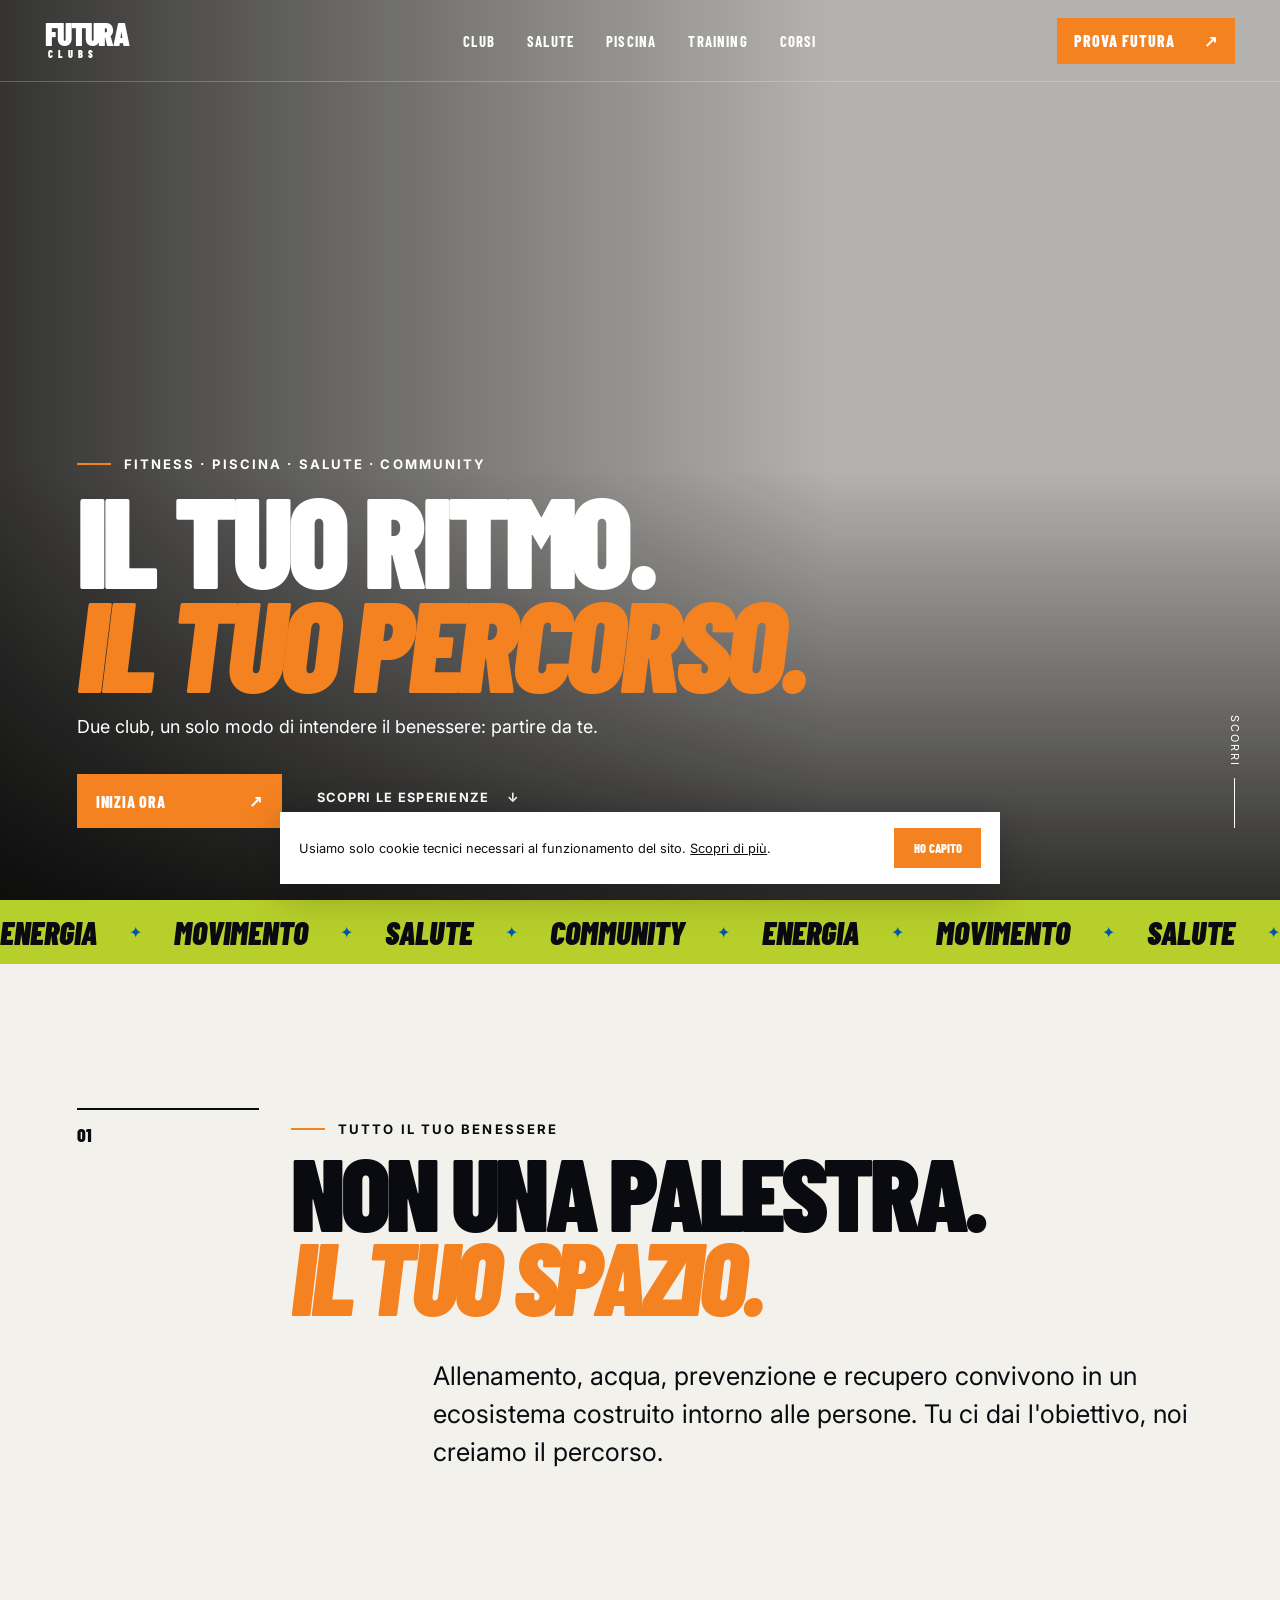
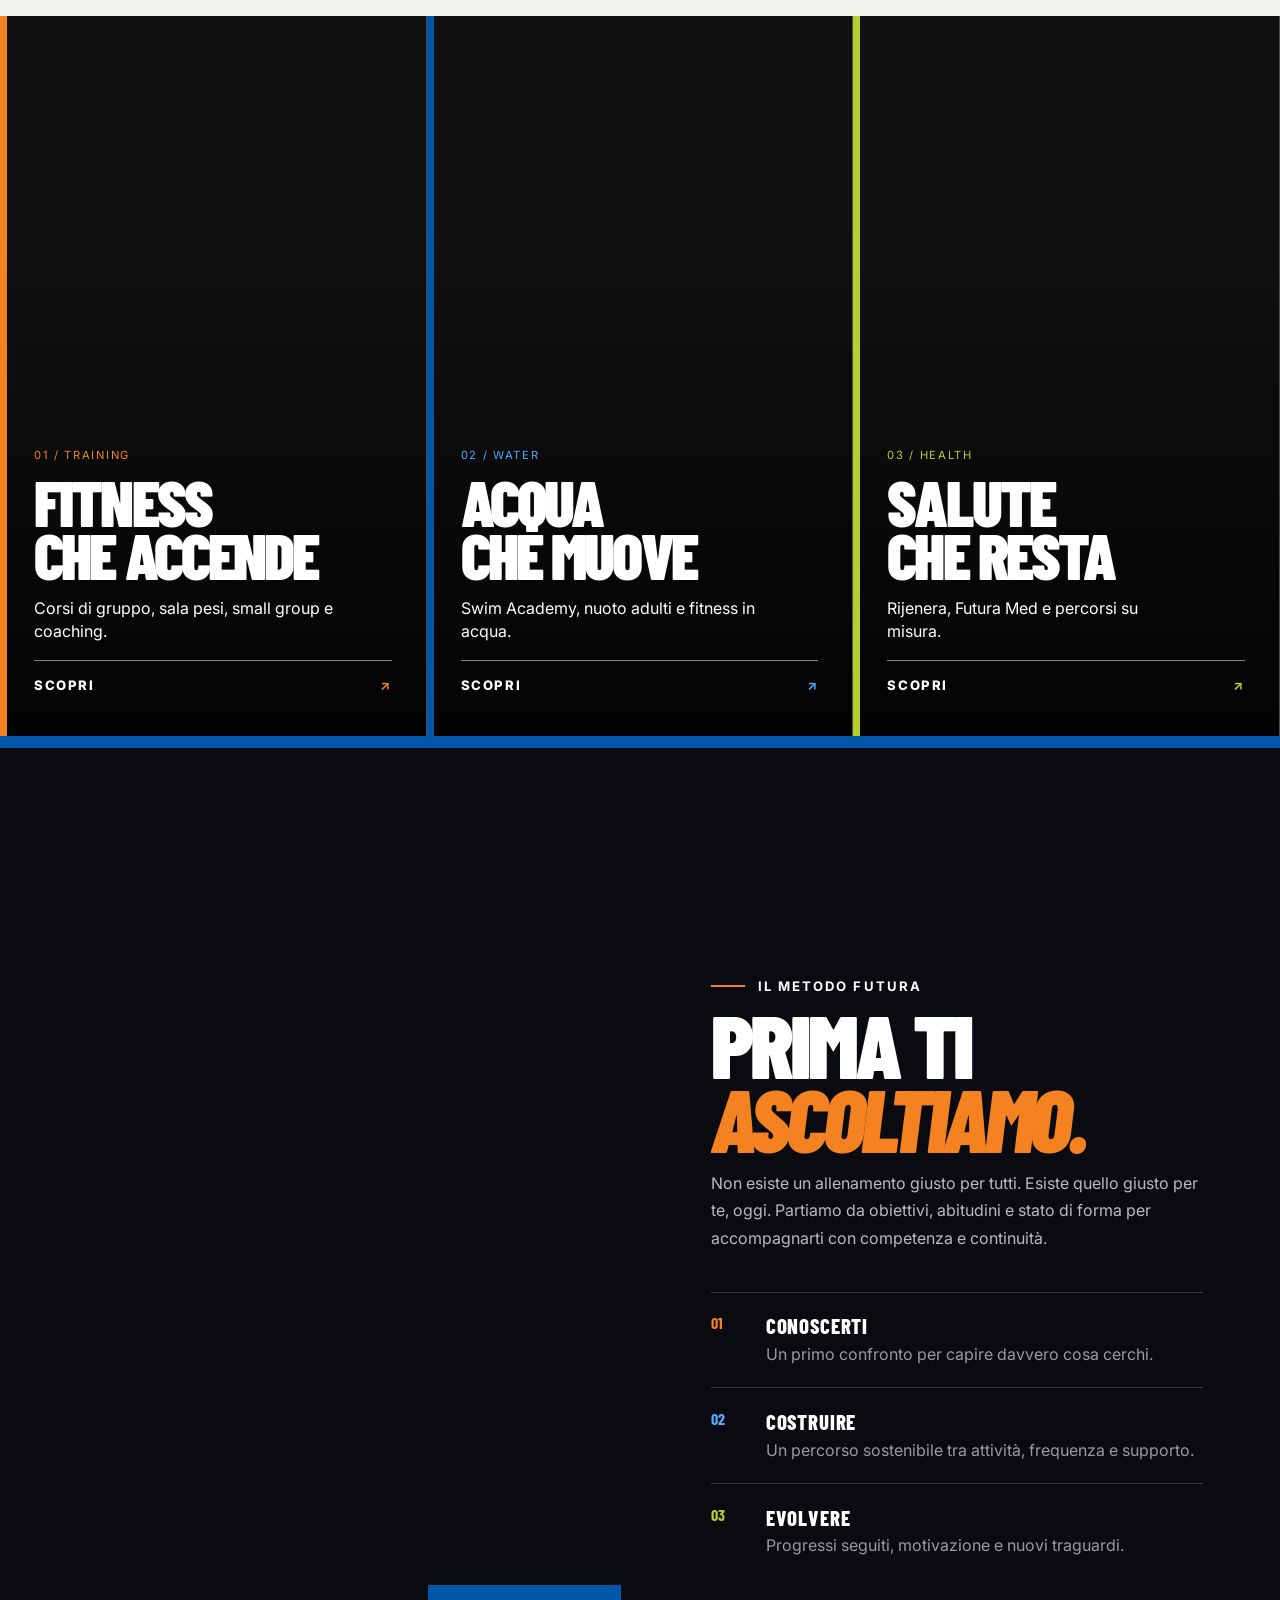
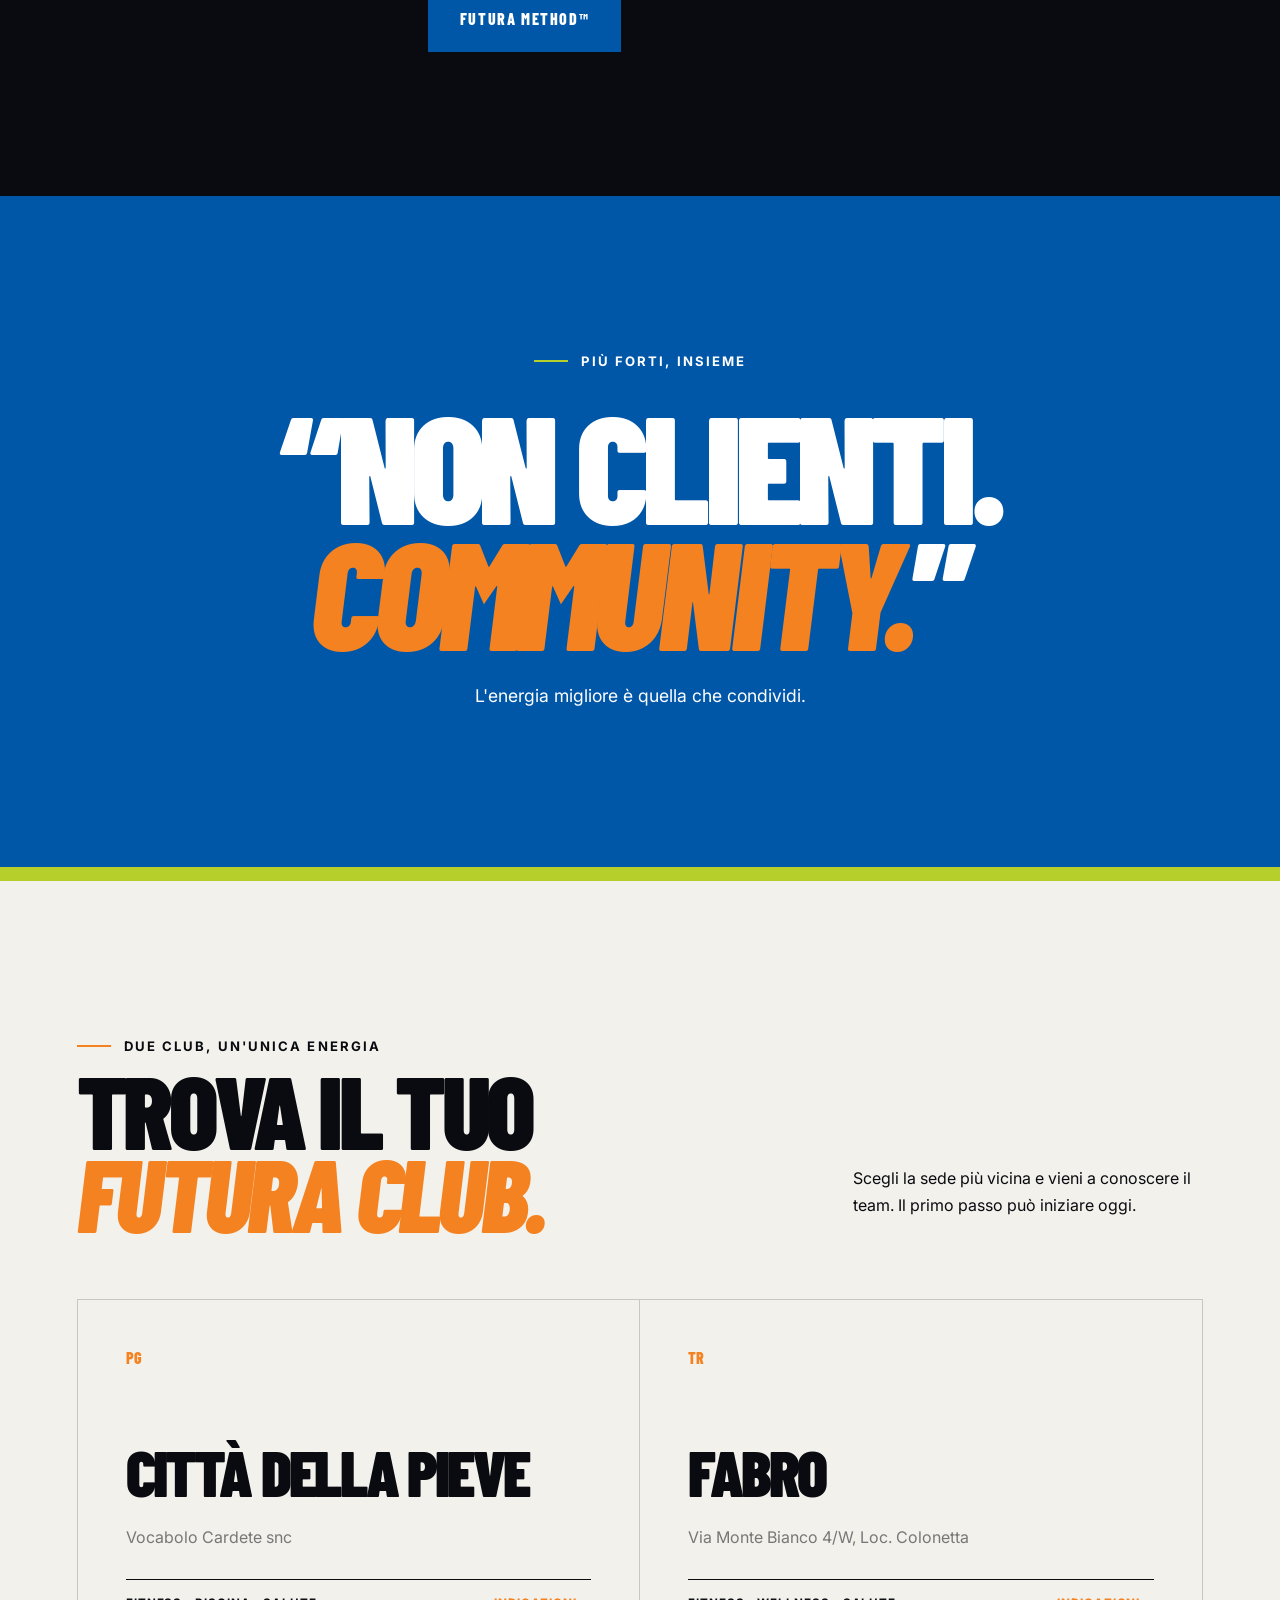
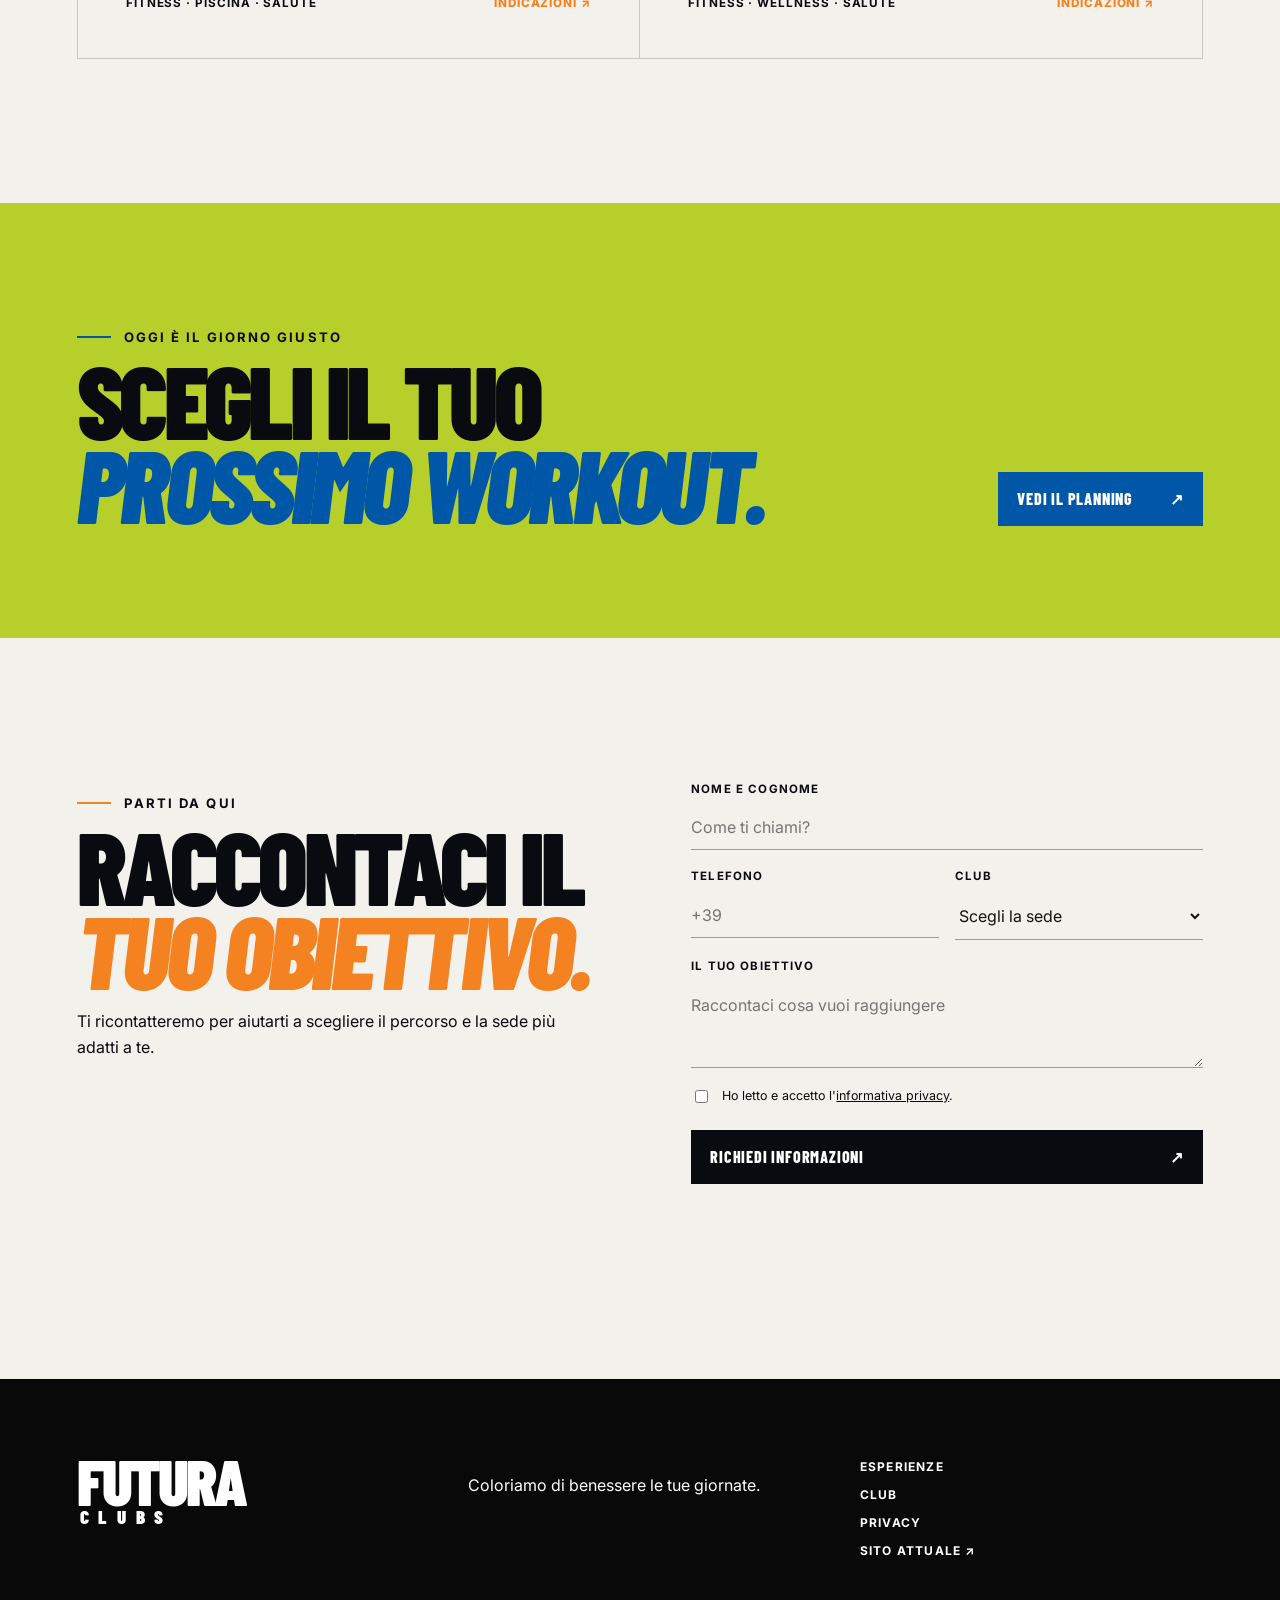
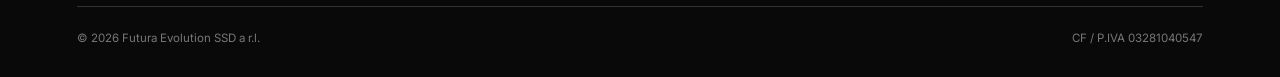
<file: index.html>
<!doctype html>
<html lang="it">
<head>
  <meta charset="utf-8"><meta name="viewport" content="width=device-width,initial-scale=1"><meta name="theme-color" content="#0b0b0b">
  <meta name="description" content="Futura Clubs: fitness, piscina, salute e benessere a Città della Pieve e Fabro.">
  <title>Futura Clubs — Il tuo ritmo. Il tuo percorso.</title>
  <link rel="preconnect" href="https://fonts.googleapis.com"><link rel="preconnect" href="https://fonts.gstatic.com" crossorigin>
  <link href="https://fonts.googleapis.com/css2?family=Barlow+Condensed:ital,wght@0,600;0,700;0,800;0,900;1,800&family=Inter:wght@400;500;600&display=swap" rel="stylesheet">
  <link rel="stylesheet" href="styles.css"><script src="script.js" defer></script>
</head>
<body>
  <a class="skip-link" href="#main">Vai al contenuto</a>
  <header class="site-header" id="top">
    <a class="brand" href="#top" aria-label="Futura Clubs home"><span>FUTURA</span><small>CLUBS</small></a>
    <nav class="desktop-nav" aria-label="Navigazione principale"><a href="chi-siamo.html">Club</a><a href="salute.html">Salute</a><a href="piscina.html">Piscina</a><a href="training.html">Training</a><a href="corsi.html">Corsi</a></nav>
    <a class="header-cta" href="#contact">PROVA FUTURA <span>↗</span></a>
    <button class="menu-toggle" aria-expanded="false" aria-controls="mobile-menu" aria-label="Apri menu"><span></span><span></span></button>
    <nav class="mobile-nav" id="mobile-menu" aria-label="Menu mobile"><a href="chi-siamo.html">Club</a><a href="salute.html">Salute</a><a href="piscina.html">Piscina</a><a href="training.html">Training</a><a href="corsi.html">Corsi</a><a href="estetica.html">Estetica</a><a href="eventi.html">Eventi</a><a href="#contact">Prova Futura</a></nav>
  </header>
  <main id="main">
    <section class="hero" aria-labelledby="hero-title">
      <div class="hero-media" role="img" aria-label="Allenamento di gruppo ad alta energia"></div><div class="hero-overlay"></div>
      <div class="hero-content"><p class="eyebrow reveal">FITNESS · PISCINA · SALUTE · COMMUNITY</p><h1 id="hero-title" class="reveal">IL TUO RITMO.<br><em>IL TUO PERCORSO.</em></h1><p class="hero-copy reveal">Due club, un solo modo di intendere il benessere: partire da te.</p><div class="hero-actions reveal"><a class="btn btn-primary" href="#contact">INIZIA ORA <span>↗</span></a><a class="text-link" href="#experience">SCOPRI LE ESPERIENZE <span>↓</span></a></div></div>
      <div class="scroll-cue" aria-hidden="true">SCORRI <span></span></div>
    </section>
    <section class="ticker" aria-label="I valori di Futura Clubs"><div class="ticker-track"><span>ENERGIA</span><i>✦</i><span>MOVIMENTO</span><i>✦</i><span>SALUTE</span><i>✦</i><span>COMMUNITY</span><i>✦</i><span>ENERGIA</span><i>✦</i><span>MOVIMENTO</span><i>✦</i><span>SALUTE</span><i>✦</i><span>COMMUNITY</span><i>✦</i></div></section>
    <section class="intro section-pad" id="experience"><div class="section-number">01</div><div class="intro-copy"><p class="eyebrow dark reveal">TUTTO IL TUO BENESSERE</p><h2 class="reveal">NON UNA PALESTRA.<br><em>IL TUO SPAZIO.</em></h2><p class="lead reveal">Allenamento, acqua, prevenzione e recupero convivono in un ecosistema costruito intorno alle persone. Tu ci dai l'obiettivo, noi creiamo il percorso.</p></div></section>
    <section class="experiences">
      <article class="experience-card fitness"><div class="card-bg"></div><div class="card-shade"></div><div class="card-content"><span>01 / TRAINING</span><h3>FITNESS<br>CHE ACCENDE</h3><p>Corsi di gruppo, sala pesi, small group e coaching.</p><a href="training.html">SCOPRI <b>↗</b></a></div></article>
      <article class="experience-card swim"><div class="card-bg"></div><div class="card-shade"></div><div class="card-content"><span>02 / WATER</span><h3>ACQUA<br>CHE MUOVE</h3><p>Swim Academy, nuoto adulti e fitness in acqua.</p><a href="piscina.html">SCOPRI <b>↗</b></a></div></article>
      <article class="experience-card health"><div class="card-bg"></div><div class="card-shade"></div><div class="card-content"><span>03 / HEALTH</span><h3>SALUTE<br>CHE RESTA</h3><p>Rijenera, Futura Med e percorsi su misura.</p><a href="salute.html">SCOPRI <b>↗</b></a></div></article>
    </section>
    <section class="method section-pad" id="method">
      <div class="method-visual reveal"><div class="image-label">FUTURA METHOD™</div></div>
      <div class="method-copy"><p class="eyebrow reveal">IL METODO FUTURA</p><h2 class="reveal">PRIMA TI<br><em>ASCOLTIAMO.</em></h2><p class="reveal">Non esiste un allenamento giusto per tutti. Esiste quello giusto per te, oggi. Partiamo da obiettivi, abitudini e stato di forma per accompagnarti con competenza e continuità.</p><ol class="steps"><li class="reveal"><b>01</b><div><strong>CONOSCERTI</strong><span>Un primo confronto per capire davvero cosa cerchi.</span></div></li><li class="reveal"><b>02</b><div><strong>COSTRUIRE</strong><span>Un percorso sostenibile tra attività, frequenza e supporto.</span></div></li><li class="reveal"><b>03</b><div><strong>EVOLVERE</strong><span>Progressi seguiti, motivazione e nuovi traguardi.</span></div></li></ol></div>
    </section>
    <section class="manifesto"><p class="eyebrow reveal">PIÙ FORTI, INSIEME</p><blockquote class="reveal">“NON CLIENTI.<br><em>COMMUNITY.</em>”</blockquote><p class="reveal">L'energia migliore è quella che condividi.</p></section>
    <section class="clubs section-pad" id="clubs">
      <div class="clubs-head"><div><p class="eyebrow dark reveal">DUE CLUB, UN'UNICA ENERGIA</p><h2 class="reveal">TROVA IL TUO<br><em>FUTURA CLUB.</em></h2></div><p class="reveal">Scegli la sede più vicina e vieni a conoscere il team. Il primo passo può iniziare oggi.</p></div>
      <div class="club-grid"><article class="club-card reveal"><span>PG</span><h3>CITTÀ DELLA PIEVE</h3><p>Vocabolo Cardete snc</p><div class="club-meta"><b>FITNESS · PISCINA · SALUTE</b><a href="https://maps.google.com/?q=Vocabolo+Cardete+Citta+della+Pieve" target="_blank" rel="noopener">INDICAZIONI ↗</a></div></article><article class="club-card reveal"><span>TR</span><h3>FABRO</h3><p>Via Monte Bianco 4/W, Loc. Colonetta</p><div class="club-meta"><b>FITNESS · WELLNESS · SALUTE</b><a href="https://maps.google.com/?q=Via+Monte+Bianco+4W+Fabro" target="_blank" rel="noopener">INDICAZIONI ↗</a></div></article></div>
    </section>
    <section class="planning" id="planning"><div><p class="eyebrow reveal">OGGI È IL GIORNO GIUSTO</p><h2 class="reveal">SCEGLI IL TUO<br><em>PROSSIMO WORKOUT.</em></h2></div><a class="btn btn-light reveal" href="https://www.futuraclubs.it/planning/" target="_blank" rel="noopener">VEDI IL PLANNING <span>↗</span></a></section>
    <section class="contact section-pad" id="contact">
      <div class="contact-copy"><p class="eyebrow dark reveal">PARTI DA QUI</p><h2 class="reveal">RACCONTACI IL<br><em>TUO OBIETTIVO.</em></h2><p class="reveal">Ti ricontatteremo per aiutarti a scegliere il percorso e la sede più adatti a te.</p></div>
      <form class="lead-form reveal" id="lead-form"><div class="field"><label for="name">Nome e cognome</label><input id="name" name="name" autocomplete="name" required placeholder="Come ti chiami?"></div><div class="field-row"><div class="field"><label for="phone">Telefono</label><input id="phone" name="phone" type="tel" autocomplete="tel" required placeholder="+39"></div><div class="field"><label for="club">Club</label><select id="club" name="club" required><option value="">Scegli la sede</option><option>Città della Pieve</option><option>Fabro</option></select></div></div><div class="field"><label for="goal">Il tuo obiettivo</label><textarea id="goal" name="goal" rows="3" placeholder="Raccontaci cosa vuoi raggiungere"></textarea></div><label class="check"><input type="checkbox" required><span>Ho letto e accetto l'<a href="privacy.html">informativa privacy</a>.</span></label><button class="btn btn-dark" type="submit">RICHIEDI INFORMAZIONI <span>↗</span></button><p class="form-status" role="status"></p></form>
    </section>
  </main>
  <footer><div class="footer-brand"><span>FUTURA</span><small>CLUBS</small></div><p>Coloriamo di benessere le tue giornate.</p><div class="footer-links"><a href="#experience">Esperienze</a><a href="#clubs">Club</a><a href="privacy.html">Privacy</a><a href="https://www.futuraclubs.it" target="_blank" rel="noopener">Sito attuale ↗</a></div><div class="footer-bottom"><span>© <span id="year"></span> Futura Evolution SSD a r.l.</span><span>CF / P.IVA 03281040547</span></div></footer>
  <div class="cookie-banner" role="dialog" aria-label="Preferenze cookie"><p>Usiamo solo cookie tecnici necessari al funzionamento del sito. <a href="privacy.html">Scopri di più</a>.</p><button id="accept-cookies">HO CAPITO</button></div>
</body></html>
</file>
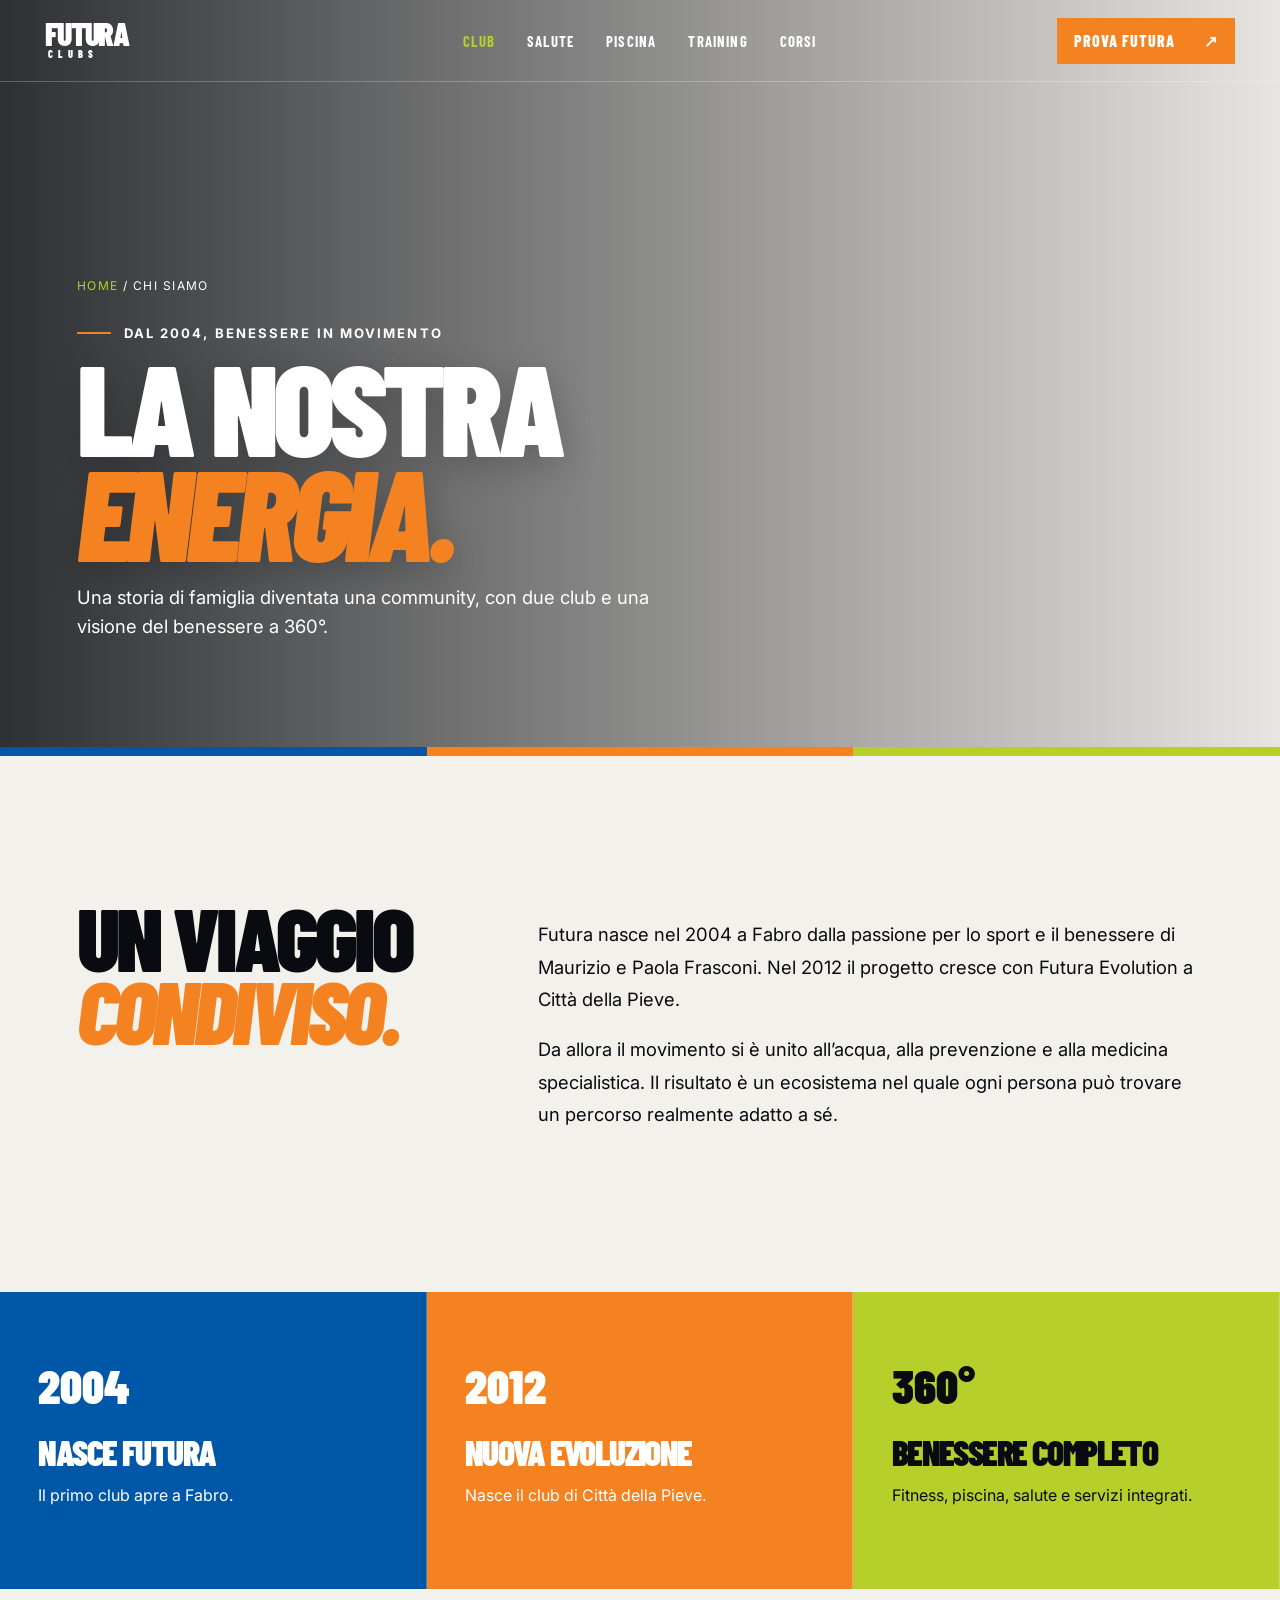
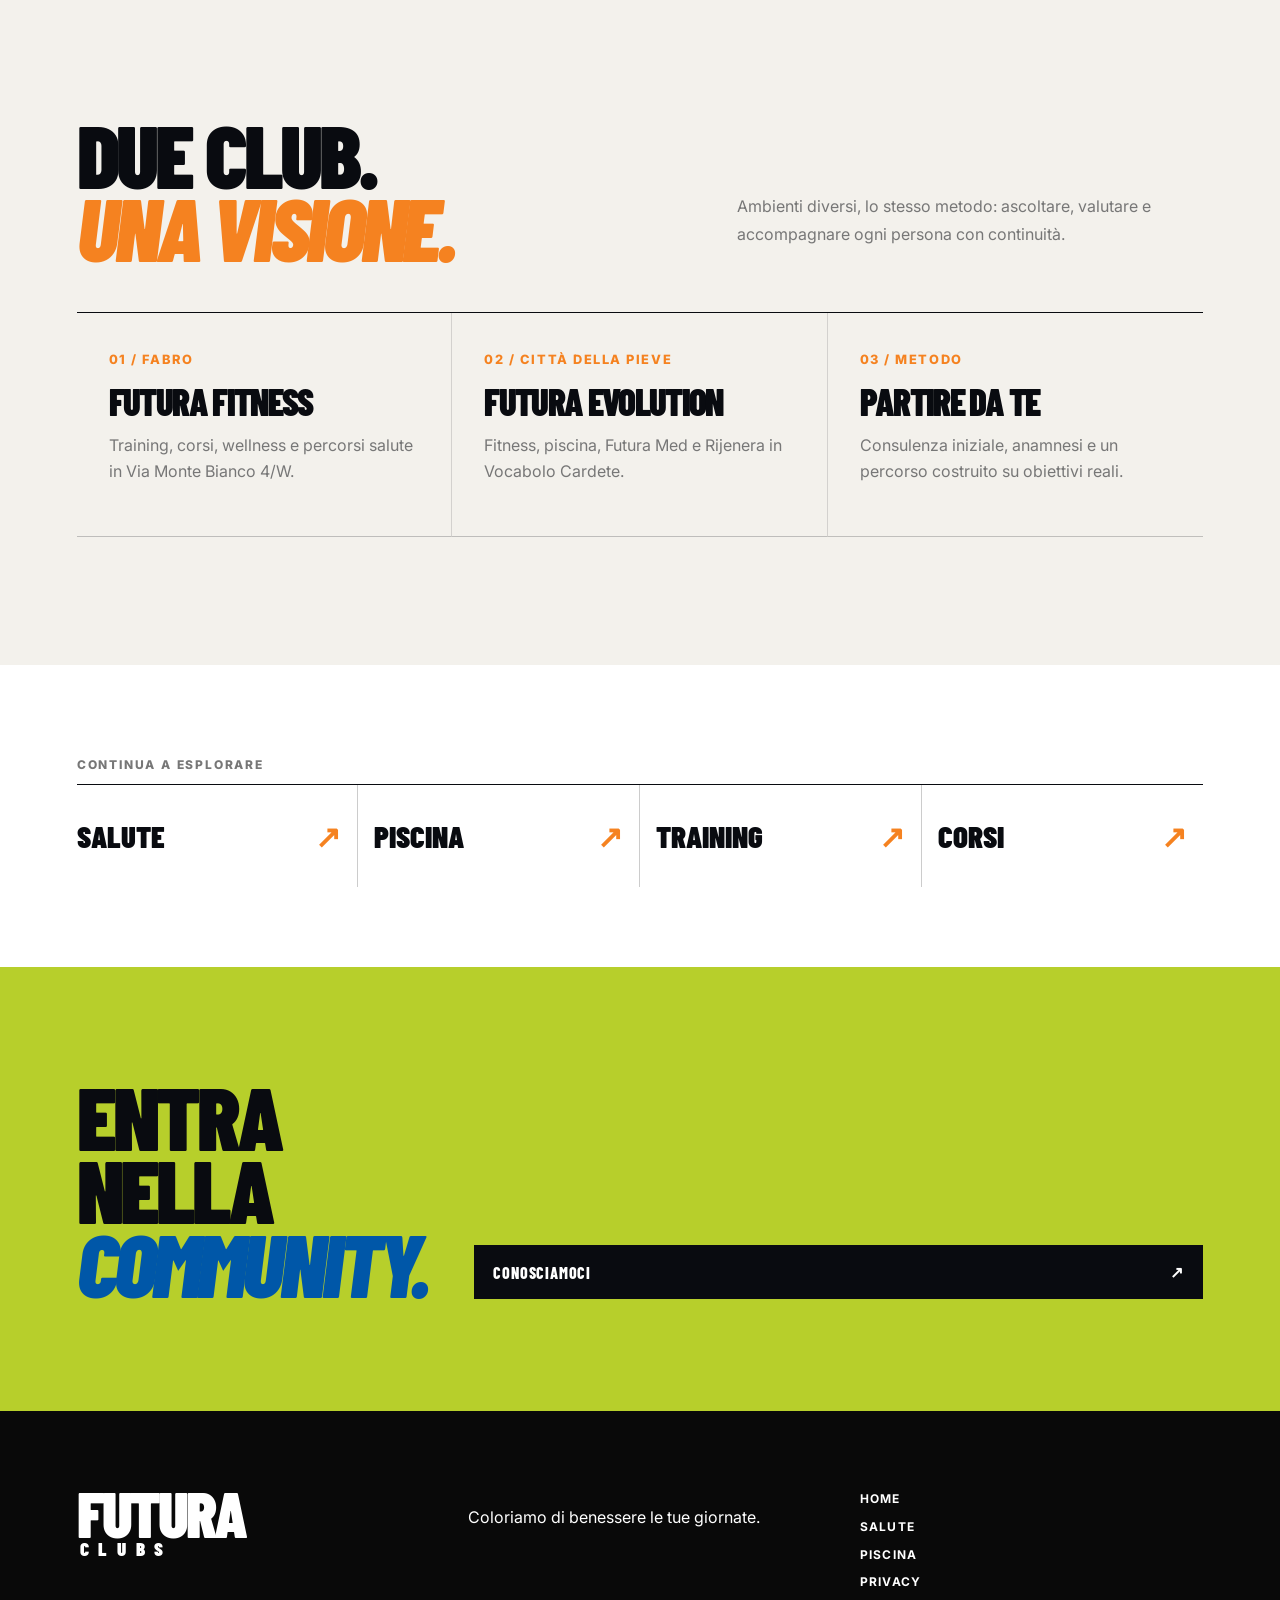
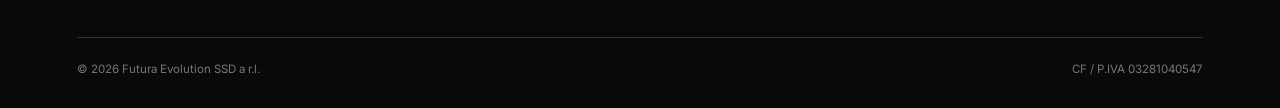
<file: chi-siamo.html>
<!doctype html><html lang="it"><head><meta charset="utf-8"><meta name="viewport" content="width=device-width,initial-scale=1"><meta name="description" content="La storia e il metodo Futura Clubs, dal 2004 a Fabro e Città della Pieve."><title>Chi siamo — Futura Clubs</title><link rel="preconnect" href="https://fonts.googleapis.com"><link rel="preconnect" href="https://fonts.gstatic.com" crossorigin><link href="https://fonts.googleapis.com/css2?family=Barlow+Condensed:ital,wght@0,700;0,800;0,900;1,800&family=Inter:wght@400;600&display=swap" rel="stylesheet"><link rel="stylesheet" href="styles.css"><script src="script.js" defer></script></head><body class="inner-page">
<header class="site-header"><a class="brand" href="index.html"><span>FUTURA</span><small>CLUBS</small></a><nav class="desktop-nav"><a href="chi-siamo.html">Club</a><a href="salute.html">Salute</a><a href="piscina.html">Piscina</a><a href="training.html">Training</a><a href="corsi.html">Corsi</a></nav><a class="header-cta" href="index.html#contact">PROVA FUTURA <span>↗</span></a><button class="menu-toggle" aria-expanded="false" aria-controls="mobile-menu"><span></span><span></span></button><nav class="mobile-nav" id="mobile-menu"><a href="chi-siamo.html">Club</a><a href="salute.html">Salute</a><a href="piscina.html">Piscina</a><a href="training.html">Training</a><a href="corsi.html">Corsi</a><a href="estetica.html">Estetica</a><a href="eventi.html">Eventi</a></nav></header>
<main><section class="page-hero hero-about"><div class="page-hero-content"><p class="breadcrumb"><a href="index.html">HOME</a> / CHI SIAMO</p><p class="eyebrow">DAL 2004, BENESSERE IN MOVIMENTO</p><h1>LA NOSTRA<br><em>ENERGIA.</em></h1><p>Una storia di famiglia diventata una community, con due club e una visione del benessere a 360°.</p></div></section>
<section class="page-intro section-pad"><h2 class="reveal">UN VIAGGIO<br><em>CONDIVISO.</em></h2><div class="page-intro-copy reveal"><p>Futura nasce nel 2004 a Fabro dalla passione per lo sport e il benessere di Maurizio e Paola Frasconi. Nel 2012 il progetto cresce con Futura Evolution a Città della Pieve.</p><p>Da allora il movimento si è unito all’acqua, alla prevenzione e alla medicina specialistica. Il risultato è un ecosistema nel quale ogni persona può trovare un percorso realmente adatto a sé.</p></div></section>
<section class="feature-band"><article><b>2004</b><h3>NASCE FUTURA</h3><p>Il primo club apre a Fabro.</p></article><article><b>2012</b><h3>NUOVA EVOLUZIONE</h3><p>Nasce il club di Città della Pieve.</p></article><article><b>360°</b><h3>BENESSERE COMPLETO</h3><p>Fitness, piscina, salute e servizi integrati.</p></article></section>
<section class="service-section"><div class="service-head"><h2 class="reveal">DUE CLUB.<br><em>UNA VISIONE.</em></h2><p class="reveal">Ambienti diversi, lo stesso metodo: ascoltare, valutare e accompagnare ogni persona con continuità.</p></div><div class="service-grid"><article class="service-item"><span>01 / FABRO</span><h3>FUTURA FITNESS</h3><p>Training, corsi, wellness e percorsi salute in Via Monte Bianco 4/W.</p></article><article class="service-item"><span>02 / CITTÀ DELLA PIEVE</span><h3>FUTURA EVOLUTION</h3><p>Fitness, piscina, Futura Med e Rijenera in Vocabolo Cardete.</p></article><article class="service-item"><span>03 / METODO</span><h3>PARTIRE DA TE</h3><p>Consulenza iniziale, anamnesi e un percorso costruito su obiettivi reali.</p></article></div></section>
<section class="page-cta"><h2>ENTRA NELLA<br><em>COMMUNITY.</em></h2><a class="btn btn-dark" href="index.html#contact">CONOSCIAMOCI <span>↗</span></a></section></main><footer><div class="footer-brand"><span>FUTURA</span><small>CLUBS</small></div><p>Coloriamo di benessere le tue giornate.</p><div class="footer-links"><a href="index.html">Home</a><a href="salute.html">Salute</a><a href="piscina.html">Piscina</a><a href="privacy.html">Privacy</a></div><div class="footer-bottom"><span>© <span id="year"></span> Futura Evolution SSD a r.l.</span><span>CF / P.IVA 03281040547</span></div></footer></body></html>
</file>
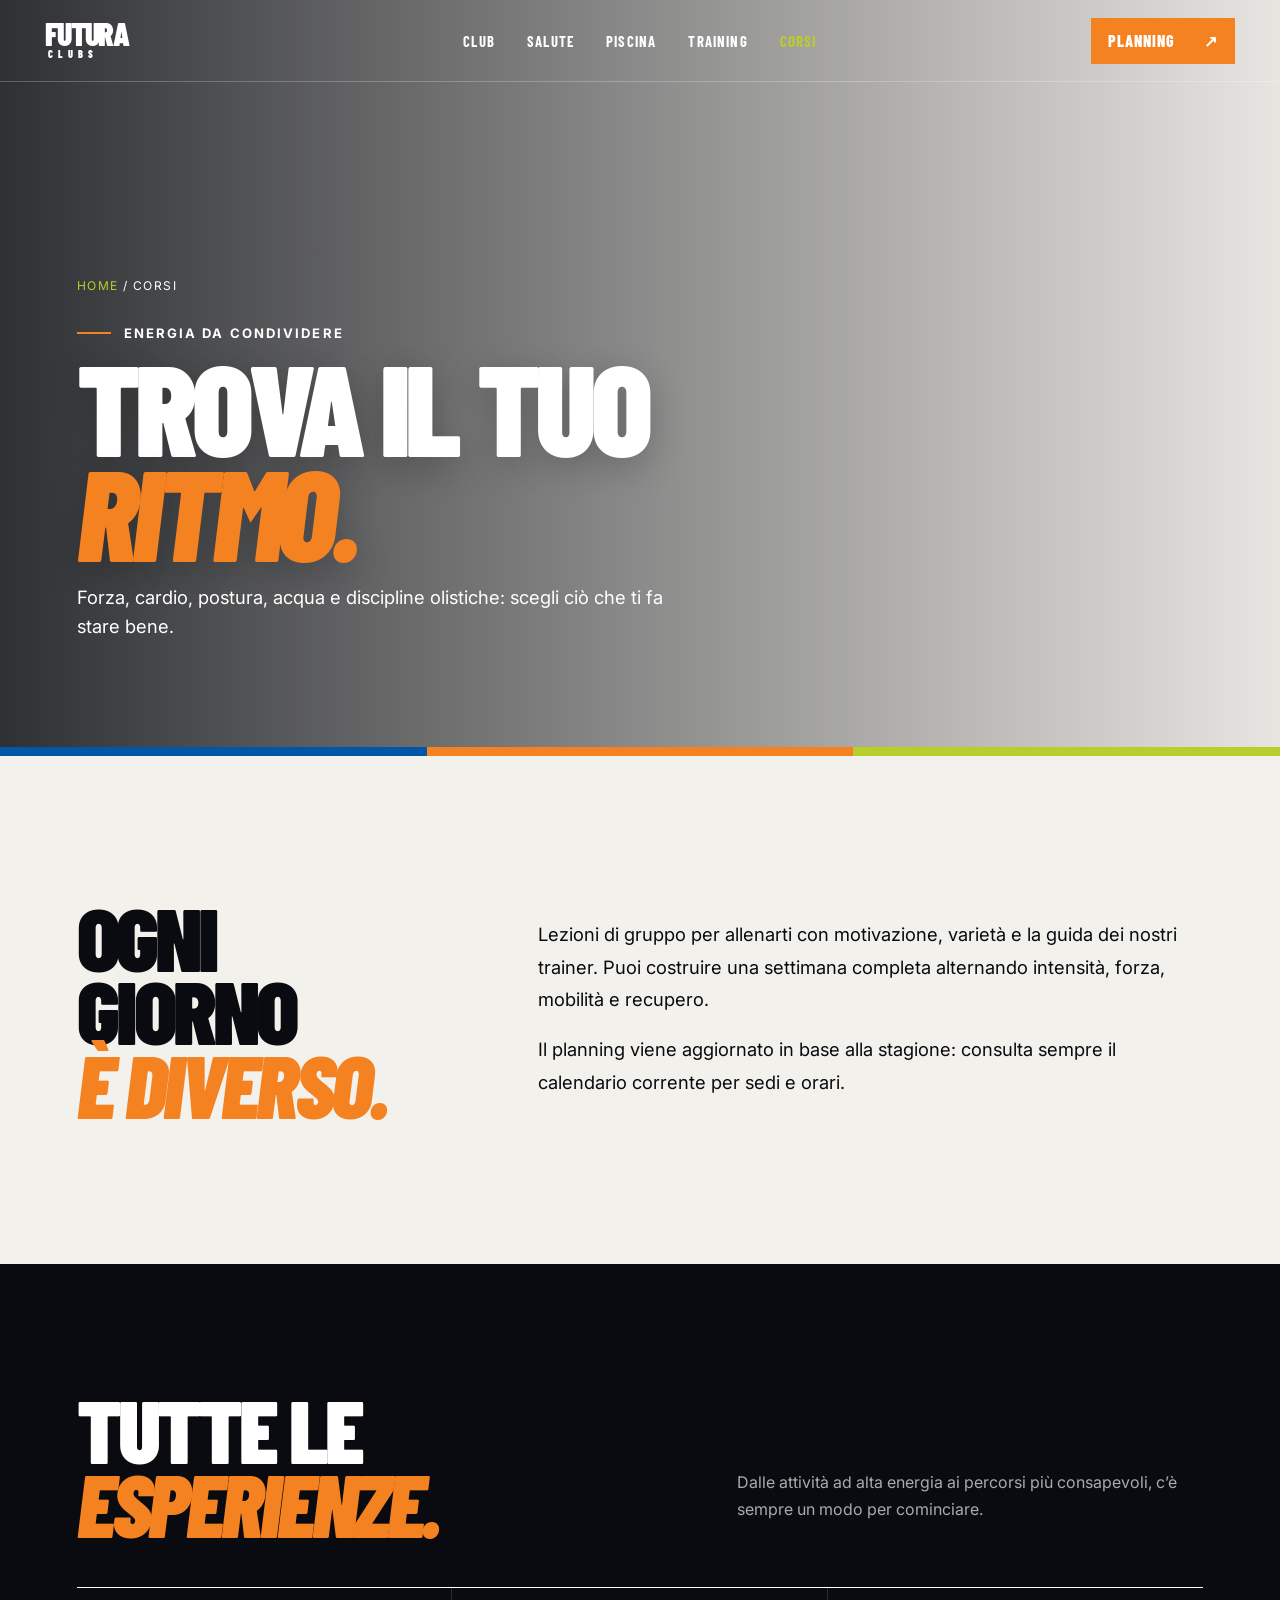
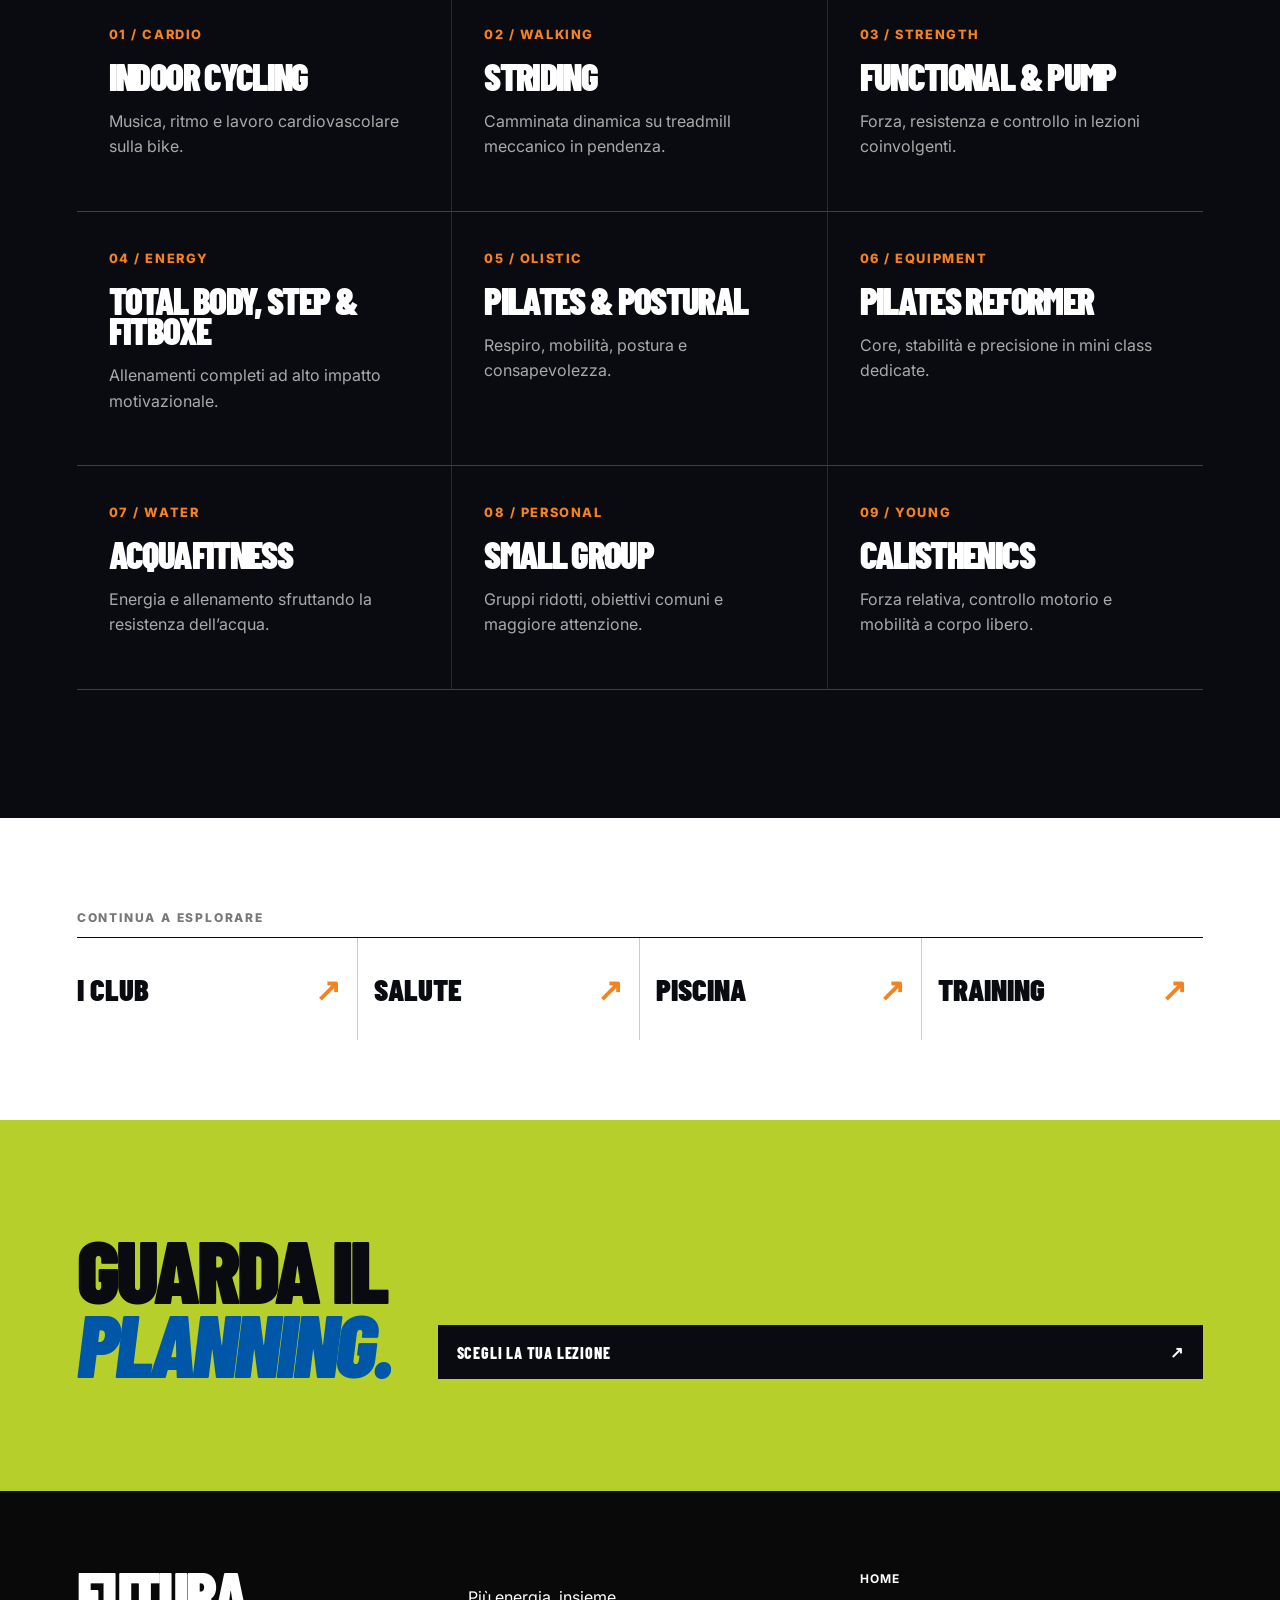
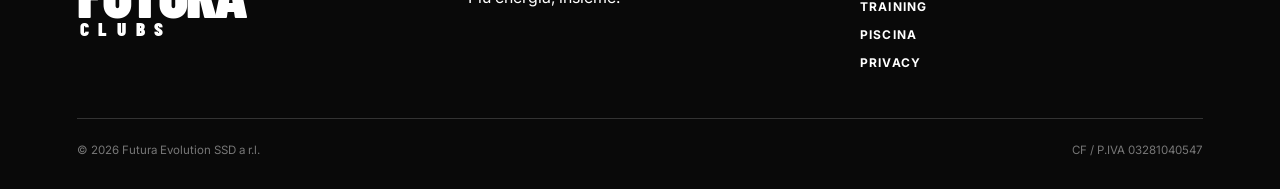
<file: corsi.html>
<!doctype html><html lang="it"><head><meta charset="utf-8"><meta name="viewport" content="width=device-width,initial-scale=1"><meta name="description" content="Corsi fitness a terra e in acqua, Pilates Reformer e small group."><title>Corsi — Futura Clubs</title><link rel="preconnect" href="https://fonts.googleapis.com"><link rel="preconnect" href="https://fonts.gstatic.com" crossorigin><link href="https://fonts.googleapis.com/css2?family=Barlow+Condensed:ital,wght@0,700;0,800;0,900;1,800&family=Inter:wght@400;600&display=swap" rel="stylesheet"><link rel="stylesheet" href="styles.css"><script src="script.js" defer></script></head><body class="inner-page">
<header class="site-header"><a class="brand" href="index.html"><span>FUTURA</span><small>CLUBS</small></a><nav class="desktop-nav"><a href="chi-siamo.html">Club</a><a href="salute.html">Salute</a><a href="piscina.html">Piscina</a><a href="training.html">Training</a><a href="corsi.html">Corsi</a></nav><a class="header-cta" href="https://www.futuraclubs.it/planning/" target="_blank">PLANNING <span>↗</span></a><button class="menu-toggle" aria-expanded="false" aria-controls="mobile-menu"><span></span><span></span></button><nav class="mobile-nav" id="mobile-menu"><a href="chi-siamo.html">Club</a><a href="salute.html">Salute</a><a href="piscina.html">Piscina</a><a href="training.html">Training</a><a href="corsi.html">Corsi</a><a href="estetica.html">Estetica</a><a href="eventi.html">Eventi</a></nav></header>
<main><section class="page-hero hero-courses"><div class="page-hero-content"><p class="breadcrumb"><a href="index.html">HOME</a> / CORSI</p><p class="eyebrow">ENERGIA DA CONDIVIDERE</p><h1>TROVA IL TUO<br><em>RITMO.</em></h1><p>Forza, cardio, postura, acqua e discipline olistiche: scegli ciò che ti fa stare bene.</p></div></section>
<section class="page-intro section-pad"><h2 class="reveal">OGNI GIORNO<br><em>È DIVERSO.</em></h2><div class="page-intro-copy reveal"><p>Lezioni di gruppo per allenarti con motivazione, varietà e la guida dei nostri trainer. Puoi costruire una settimana completa alternando intensità, forza, mobilità e recupero.</p><p>Il planning viene aggiornato in base alla stagione: consulta sempre il calendario corrente per sedi e orari.</p></div></section>
<section class="service-section dark"><div class="service-head"><h2 class="reveal">TUTTE LE<br><em>ESPERIENZE.</em></h2><p class="reveal">Dalle attività ad alta energia ai percorsi più consapevoli, c’è sempre un modo per cominciare.</p></div><div class="service-grid"><article class="service-item"><span>01 / CARDIO</span><h3>INDOOR CYCLING</h3><p>Musica, ritmo e lavoro cardiovascolare sulla bike.</p></article><article class="service-item"><span>02 / WALKING</span><h3>STRIDING</h3><p>Camminata dinamica su treadmill meccanico in pendenza.</p></article><article class="service-item"><span>03 / STRENGTH</span><h3>FUNCTIONAL & PUMP</h3><p>Forza, resistenza e controllo in lezioni coinvolgenti.</p></article><article class="service-item"><span>04 / ENERGY</span><h3>TOTAL BODY, STEP & FITBOXE</h3><p>Allenamenti completi ad alto impatto motivazionale.</p></article><article class="service-item"><span>05 / OLISTIC</span><h3>PILATES & POSTURAL</h3><p>Respiro, mobilità, postura e consapevolezza.</p></article><article class="service-item"><span>06 / EQUIPMENT</span><h3>PILATES REFORMER</h3><p>Core, stabilità e precisione in mini class dedicate.</p></article><article class="service-item"><span>07 / WATER</span><h3>ACQUAFITNESS</h3><p>Energia e allenamento sfruttando la resistenza dell’acqua.</p></article><article class="service-item"><span>08 / PERSONAL</span><h3>SMALL GROUP</h3><p>Gruppi ridotti, obiettivi comuni e maggiore attenzione.</p></article><article class="service-item"><span>09 / YOUNG</span><h3>CALISTHENICS</h3><p>Forza relativa, controllo motorio e mobilità a corpo libero.</p></article></div></section>
<section class="page-cta"><h2>GUARDA IL<br><em>PLANNING.</em></h2><a class="btn btn-dark" href="https://www.futuraclubs.it/planning/" target="_blank" rel="noopener">SCEGLI LA TUA LEZIONE <span>↗</span></a></section></main><footer><div class="footer-brand"><span>FUTURA</span><small>CLUBS</small></div><p>Più energia, insieme.</p><div class="footer-links"><a href="index.html">Home</a><a href="training.html">Training</a><a href="piscina.html">Piscina</a><a href="privacy.html">Privacy</a></div><div class="footer-bottom"><span>© <span id="year"></span> Futura Evolution SSD a r.l.</span><span>CF / P.IVA 03281040547</span></div></footer></body></html>
</file>
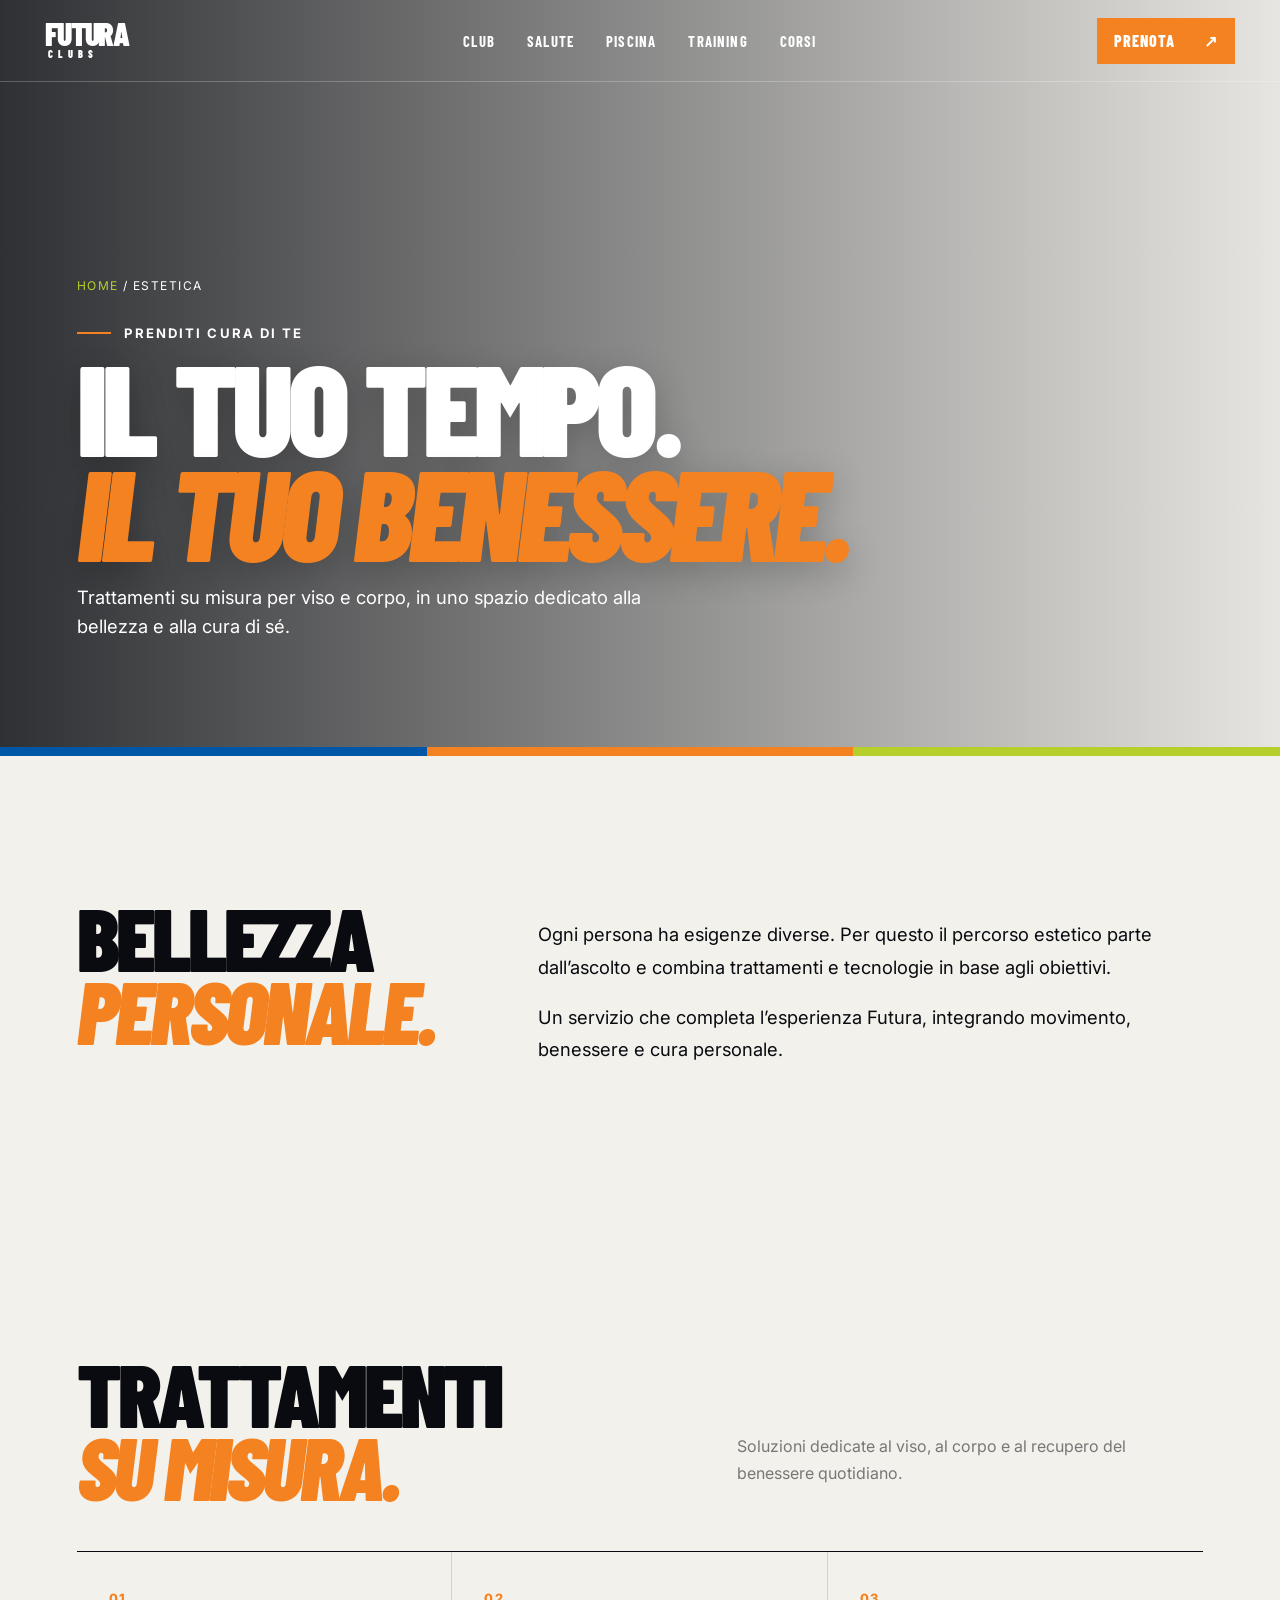
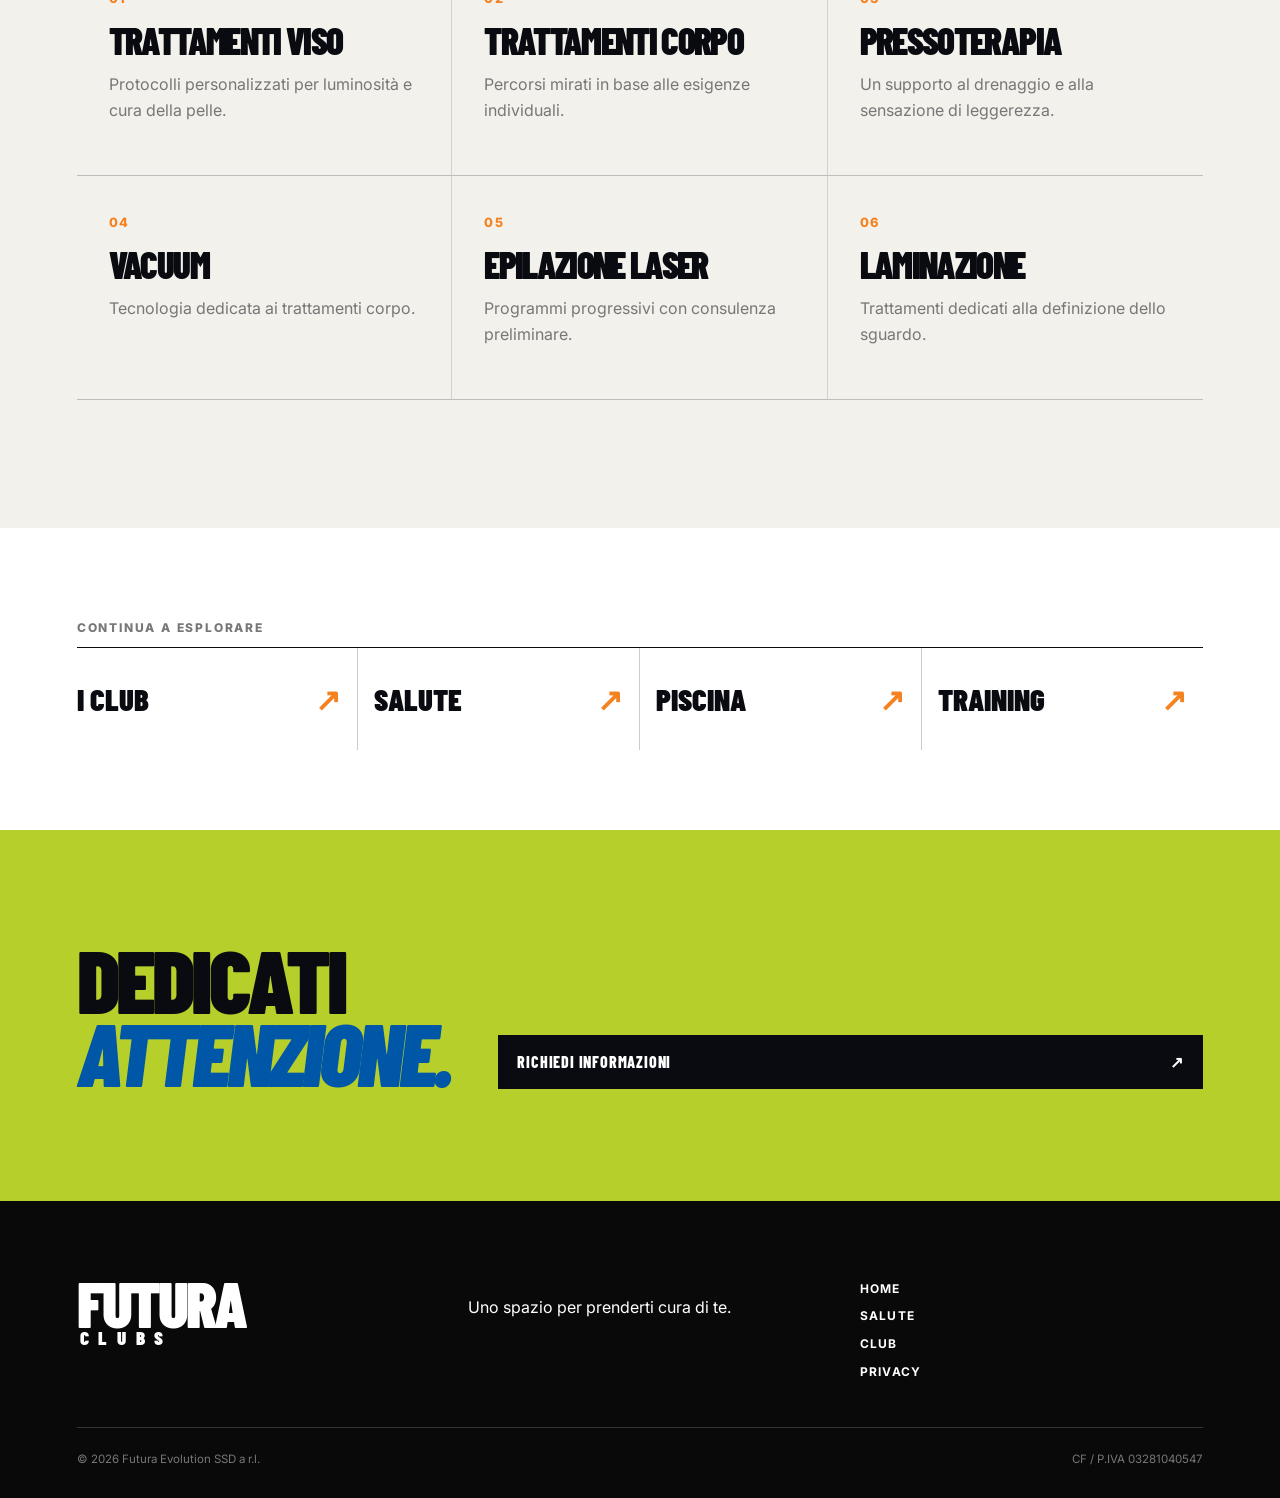
<file: estetica.html>
<!doctype html><html lang="it"><head><meta charset="utf-8"><meta name="viewport" content="width=device-width,initial-scale=1"><meta name="description" content="Estetica e benessere: trattamenti personalizzati Futura Clubs."><title>Estetica — Futura Clubs</title><link rel="preconnect" href="https://fonts.googleapis.com"><link rel="preconnect" href="https://fonts.gstatic.com" crossorigin><link href="https://fonts.googleapis.com/css2?family=Barlow+Condensed:ital,wght@0,700;0,800;0,900;1,800&family=Inter:wght@400;600&display=swap" rel="stylesheet"><link rel="stylesheet" href="styles.css"><script src="script.js" defer></script></head><body class="inner-page">
<header class="site-header"><a class="brand" href="index.html"><span>FUTURA</span><small>CLUBS</small></a><nav class="desktop-nav"><a href="chi-siamo.html">Club</a><a href="salute.html">Salute</a><a href="piscina.html">Piscina</a><a href="training.html">Training</a><a href="corsi.html">Corsi</a></nav><a class="header-cta" href="index.html#contact">PRENOTA <span>↗</span></a><button class="menu-toggle" aria-expanded="false" aria-controls="mobile-menu"><span></span><span></span></button><nav class="mobile-nav" id="mobile-menu"><a href="chi-siamo.html">Club</a><a href="salute.html">Salute</a><a href="piscina.html">Piscina</a><a href="training.html">Training</a><a href="corsi.html">Corsi</a><a href="estetica.html">Estetica</a><a href="eventi.html">Eventi</a></nav></header>
<main><section class="page-hero hero-beauty"><div class="page-hero-content"><p class="breadcrumb"><a href="index.html">HOME</a> / ESTETICA</p><p class="eyebrow">PRENDITI CURA DI TE</p><h1>IL TUO TEMPO.<br><em>IL TUO BENESSERE.</em></h1><p>Trattamenti su misura per viso e corpo, in uno spazio dedicato alla bellezza e alla cura di sé.</p></div></section>
<section class="page-intro section-pad"><h2 class="reveal">BELLEZZA<br><em>PERSONALE.</em></h2><div class="page-intro-copy reveal"><p>Ogni persona ha esigenze diverse. Per questo il percorso estetico parte dall’ascolto e combina trattamenti e tecnologie in base agli obiettivi.</p><p>Un servizio che completa l’esperienza Futura, integrando movimento, benessere e cura personale.</p></div></section>
<section class="service-section"><div class="service-head"><h2 class="reveal">TRATTAMENTI<br><em>SU MISURA.</em></h2><p class="reveal">Soluzioni dedicate al viso, al corpo e al recupero del benessere quotidiano.</p></div><div class="service-grid"><article class="service-item"><span>01</span><h3>TRATTAMENTI VISO</h3><p>Protocolli personalizzati per luminosità e cura della pelle.</p></article><article class="service-item"><span>02</span><h3>TRATTAMENTI CORPO</h3><p>Percorsi mirati in base alle esigenze individuali.</p></article><article class="service-item"><span>03</span><h3>PRESSOTERAPIA</h3><p>Un supporto al drenaggio e alla sensazione di leggerezza.</p></article><article class="service-item"><span>04</span><h3>VACUUM</h3><p>Tecnologia dedicata ai trattamenti corpo.</p></article><article class="service-item"><span>05</span><h3>EPILAZIONE LASER</h3><p>Programmi progressivi con consulenza preliminare.</p></article><article class="service-item"><span>06</span><h3>LAMINAZIONE</h3><p>Trattamenti dedicati alla definizione dello sguardo.</p></article></div></section>
<section class="page-cta"><h2>DEDICATI<br><em>ATTENZIONE.</em></h2><a class="btn btn-dark" href="index.html#contact">RICHIEDI INFORMAZIONI <span>↗</span></a></section></main><footer><div class="footer-brand"><span>FUTURA</span><small>CLUBS</small></div><p>Uno spazio per prenderti cura di te.</p><div class="footer-links"><a href="index.html">Home</a><a href="salute.html">Salute</a><a href="chi-siamo.html">Club</a><a href="privacy.html">Privacy</a></div><div class="footer-bottom"><span>© <span id="year"></span> Futura Evolution SSD a r.l.</span><span>CF / P.IVA 03281040547</span></div></footer></body></html>
</file>
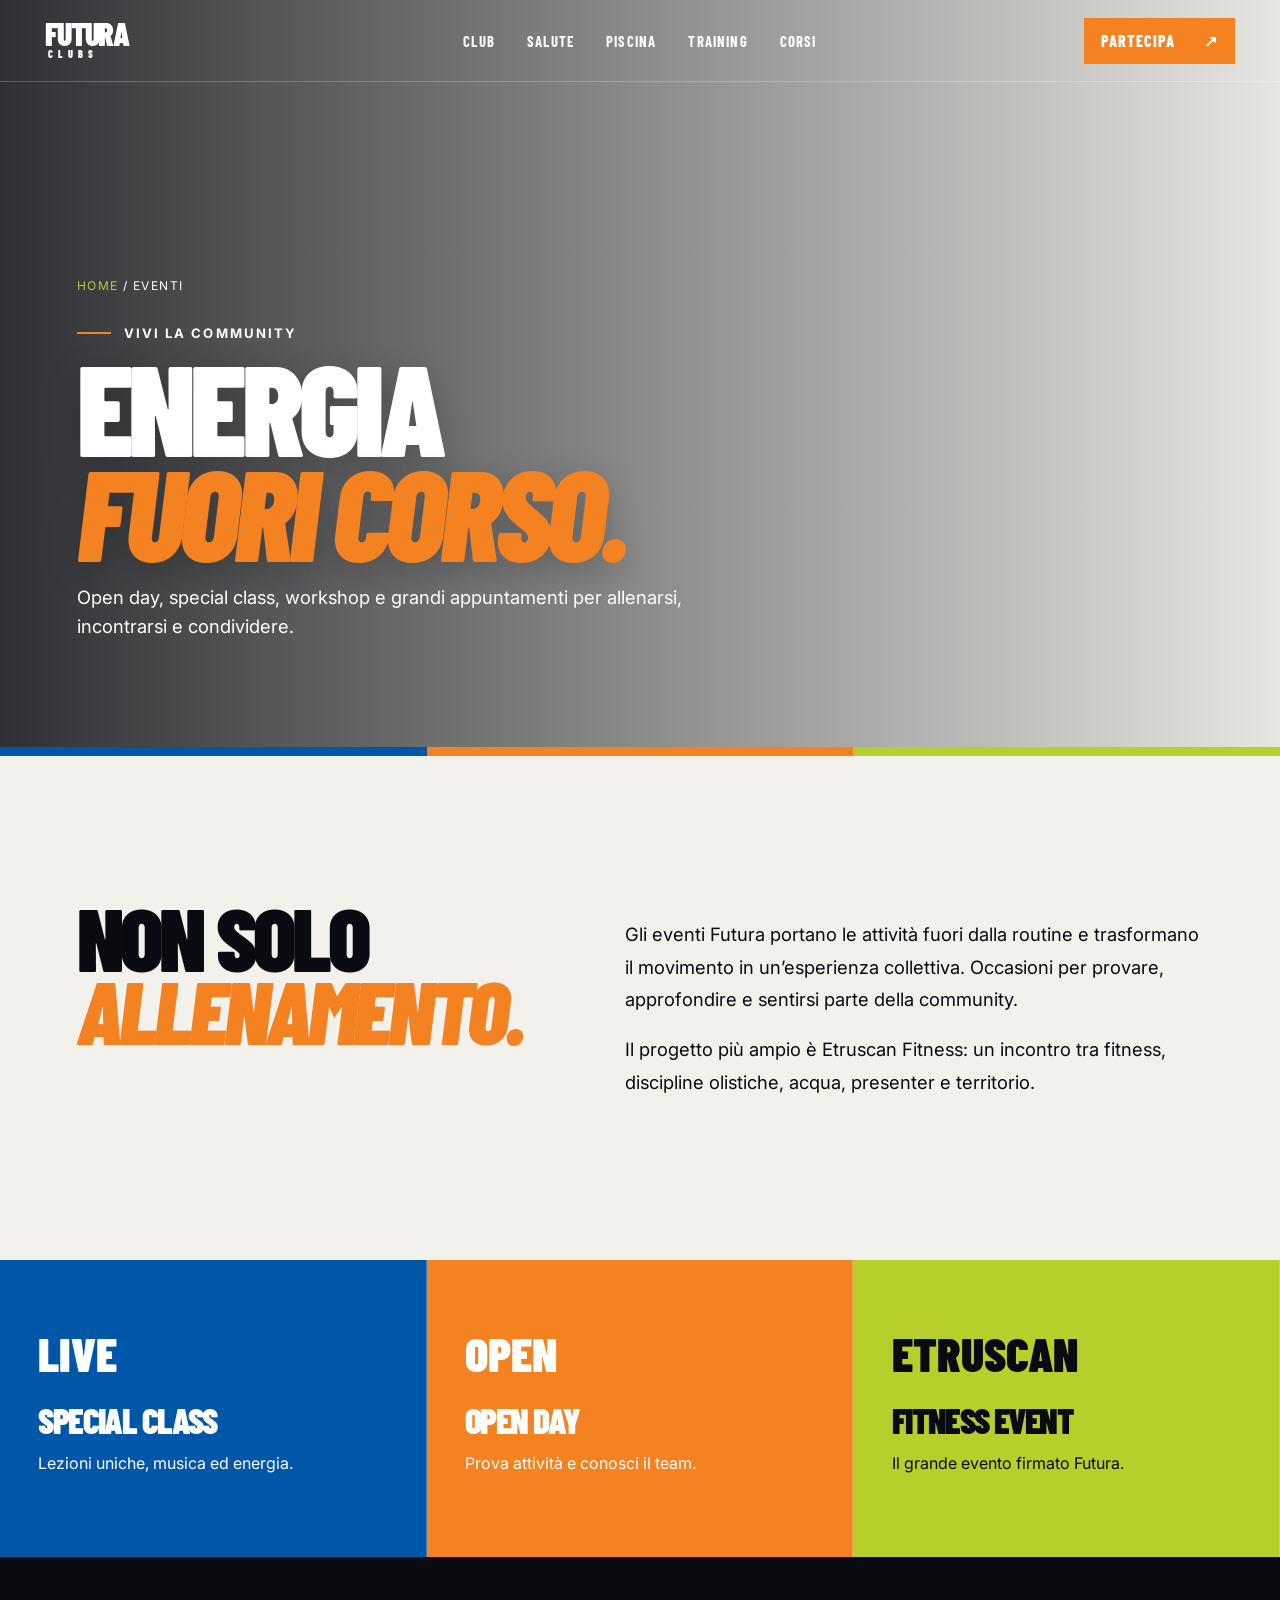
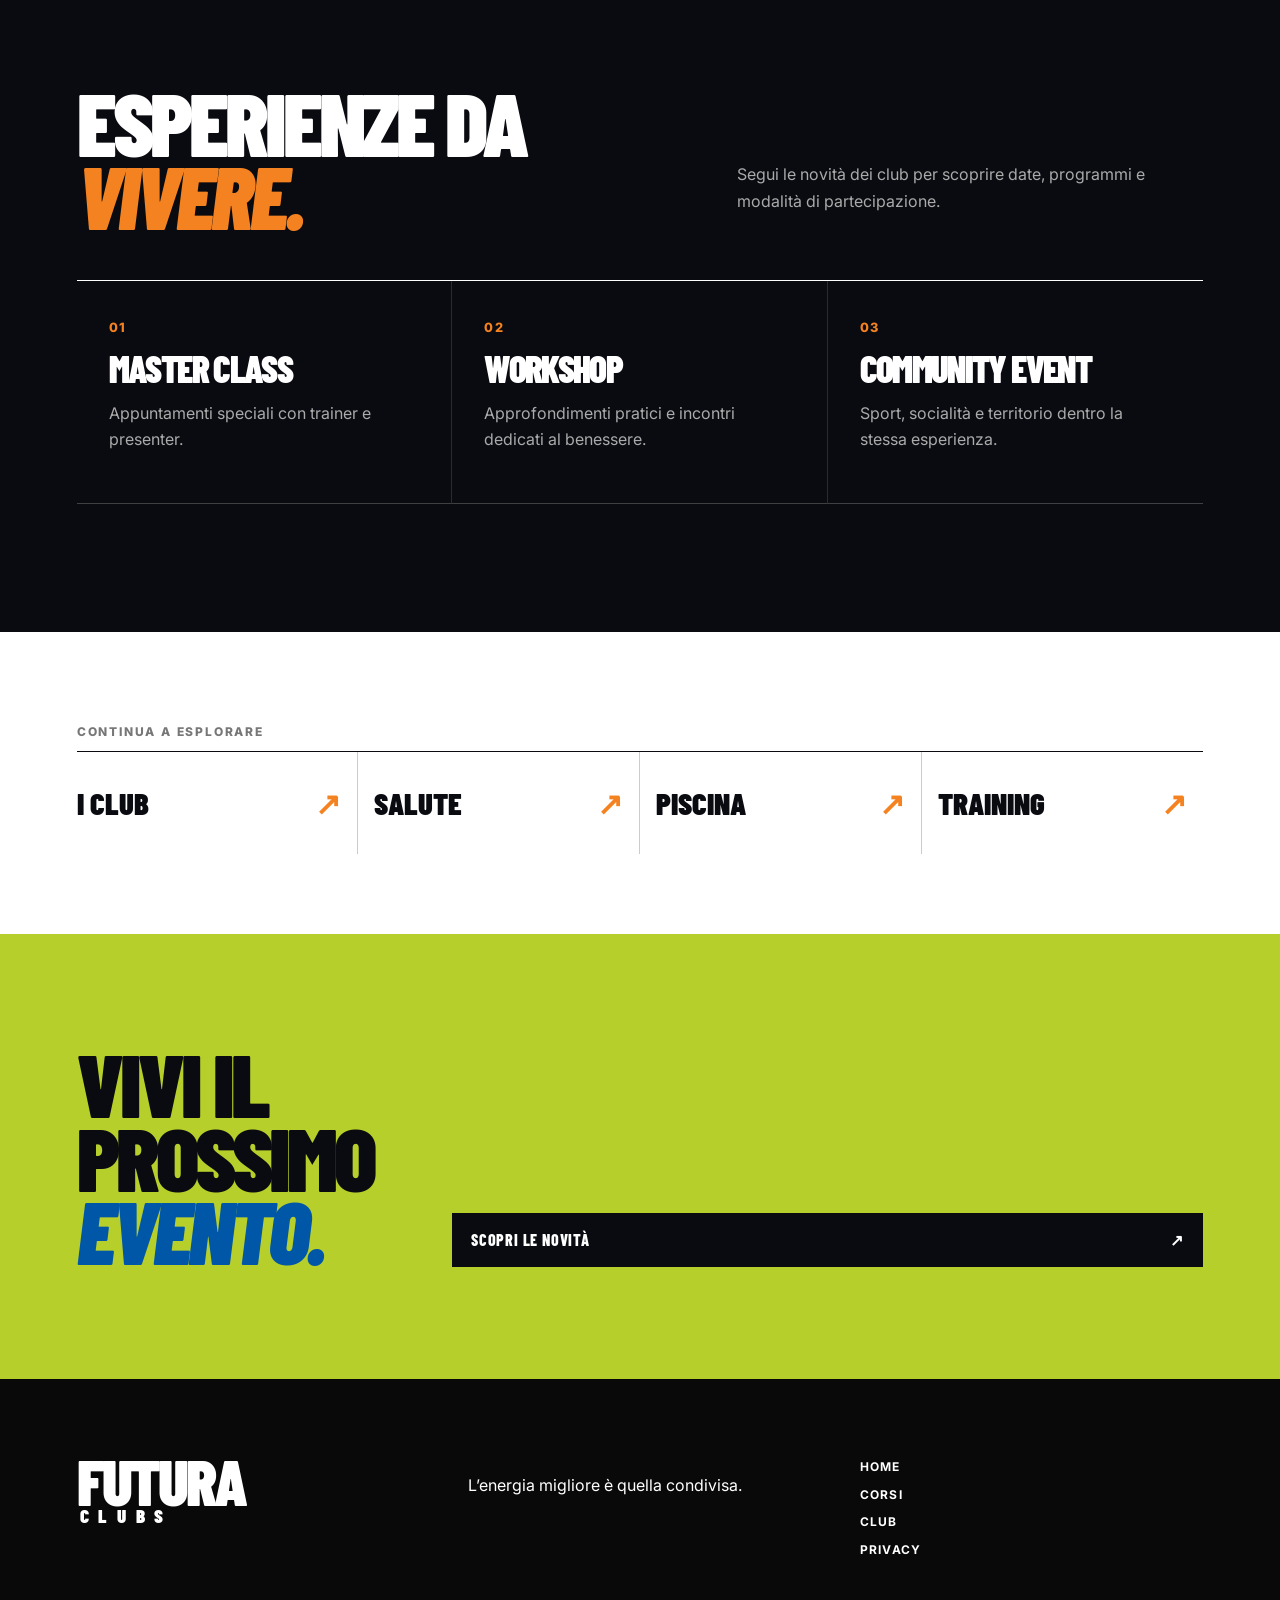
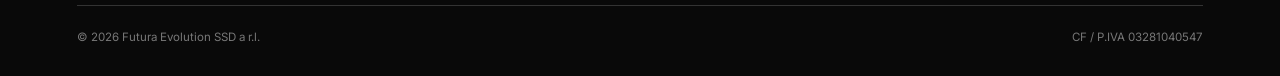
<file: eventi.html>
<!doctype html><html lang="it"><head><meta charset="utf-8"><meta name="viewport" content="width=device-width,initial-scale=1"><meta name="description" content="Eventi, special class, open day ed Etruscan Fitness di Futura Clubs."><title>Eventi — Futura Clubs</title><link rel="preconnect" href="https://fonts.googleapis.com"><link rel="preconnect" href="https://fonts.gstatic.com" crossorigin><link href="https://fonts.googleapis.com/css2?family=Barlow+Condensed:ital,wght@0,700;0,800;0,900;1,800&family=Inter:wght@400;600&display=swap" rel="stylesheet"><link rel="stylesheet" href="styles.css"><script src="script.js" defer></script></head><body class="inner-page">
<header class="site-header"><a class="brand" href="index.html"><span>FUTURA</span><small>CLUBS</small></a><nav class="desktop-nav"><a href="chi-siamo.html">Club</a><a href="salute.html">Salute</a><a href="piscina.html">Piscina</a><a href="training.html">Training</a><a href="corsi.html">Corsi</a></nav><a class="header-cta" href="index.html#contact">PARTECIPA <span>↗</span></a><button class="menu-toggle" aria-expanded="false" aria-controls="mobile-menu"><span></span><span></span></button><nav class="mobile-nav" id="mobile-menu"><a href="chi-siamo.html">Club</a><a href="salute.html">Salute</a><a href="piscina.html">Piscina</a><a href="training.html">Training</a><a href="corsi.html">Corsi</a><a href="estetica.html">Estetica</a><a href="eventi.html">Eventi</a></nav></header>
<main><section class="page-hero hero-events"><div class="page-hero-content"><p class="breadcrumb"><a href="index.html">HOME</a> / EVENTI</p><p class="eyebrow">VIVI LA COMMUNITY</p><h1>ENERGIA<br><em>FUORI CORSO.</em></h1><p>Open day, special class, workshop e grandi appuntamenti per allenarsi, incontrarsi e condividere.</p></div></section>
<section class="page-intro section-pad"><h2 class="reveal">NON SOLO<br><em>ALLENAMENTO.</em></h2><div class="page-intro-copy reveal"><p>Gli eventi Futura portano le attività fuori dalla routine e trasformano il movimento in un’esperienza collettiva. Occasioni per provare, approfondire e sentirsi parte della community.</p><p>Il progetto più ampio è Etruscan Fitness: un incontro tra fitness, discipline olistiche, acqua, presenter e territorio.</p></div></section>
<section class="feature-band"><article><b>LIVE</b><h3>SPECIAL CLASS</h3><p>Lezioni uniche, musica ed energia.</p></article><article><b>OPEN</b><h3>OPEN DAY</h3><p>Prova attività e conosci il team.</p></article><article><b>ETRUSCAN</b><h3>FITNESS EVENT</h3><p>Il grande evento firmato Futura.</p></article></section>
<section class="service-section dark"><div class="service-head"><h2 class="reveal">ESPERIENZE DA<br><em>VIVERE.</em></h2><p class="reveal">Segui le novità dei club per scoprire date, programmi e modalità di partecipazione.</p></div><div class="service-grid"><article class="service-item"><span>01</span><h3>MASTER CLASS</h3><p>Appuntamenti speciali con trainer e presenter.</p></article><article class="service-item"><span>02</span><h3>WORKSHOP</h3><p>Approfondimenti pratici e incontri dedicati al benessere.</p></article><article class="service-item"><span>03</span><h3>COMMUNITY EVENT</h3><p>Sport, socialità e territorio dentro la stessa esperienza.</p></article></div></section>
<section class="page-cta"><h2>VIVI IL PROSSIMO<br><em>EVENTO.</em></h2><a class="btn btn-dark" href="https://www.futuraclubs.it/novita/" target="_blank" rel="noopener">SCOPRI LE NOVITÀ <span>↗</span></a></section></main><footer><div class="footer-brand"><span>FUTURA</span><small>CLUBS</small></div><p>L’energia migliore è quella condivisa.</p><div class="footer-links"><a href="index.html">Home</a><a href="corsi.html">Corsi</a><a href="chi-siamo.html">Club</a><a href="privacy.html">Privacy</a></div><div class="footer-bottom"><span>© <span id="year"></span> Futura Evolution SSD a r.l.</span><span>CF / P.IVA 03281040547</span></div></footer></body></html>
</file>
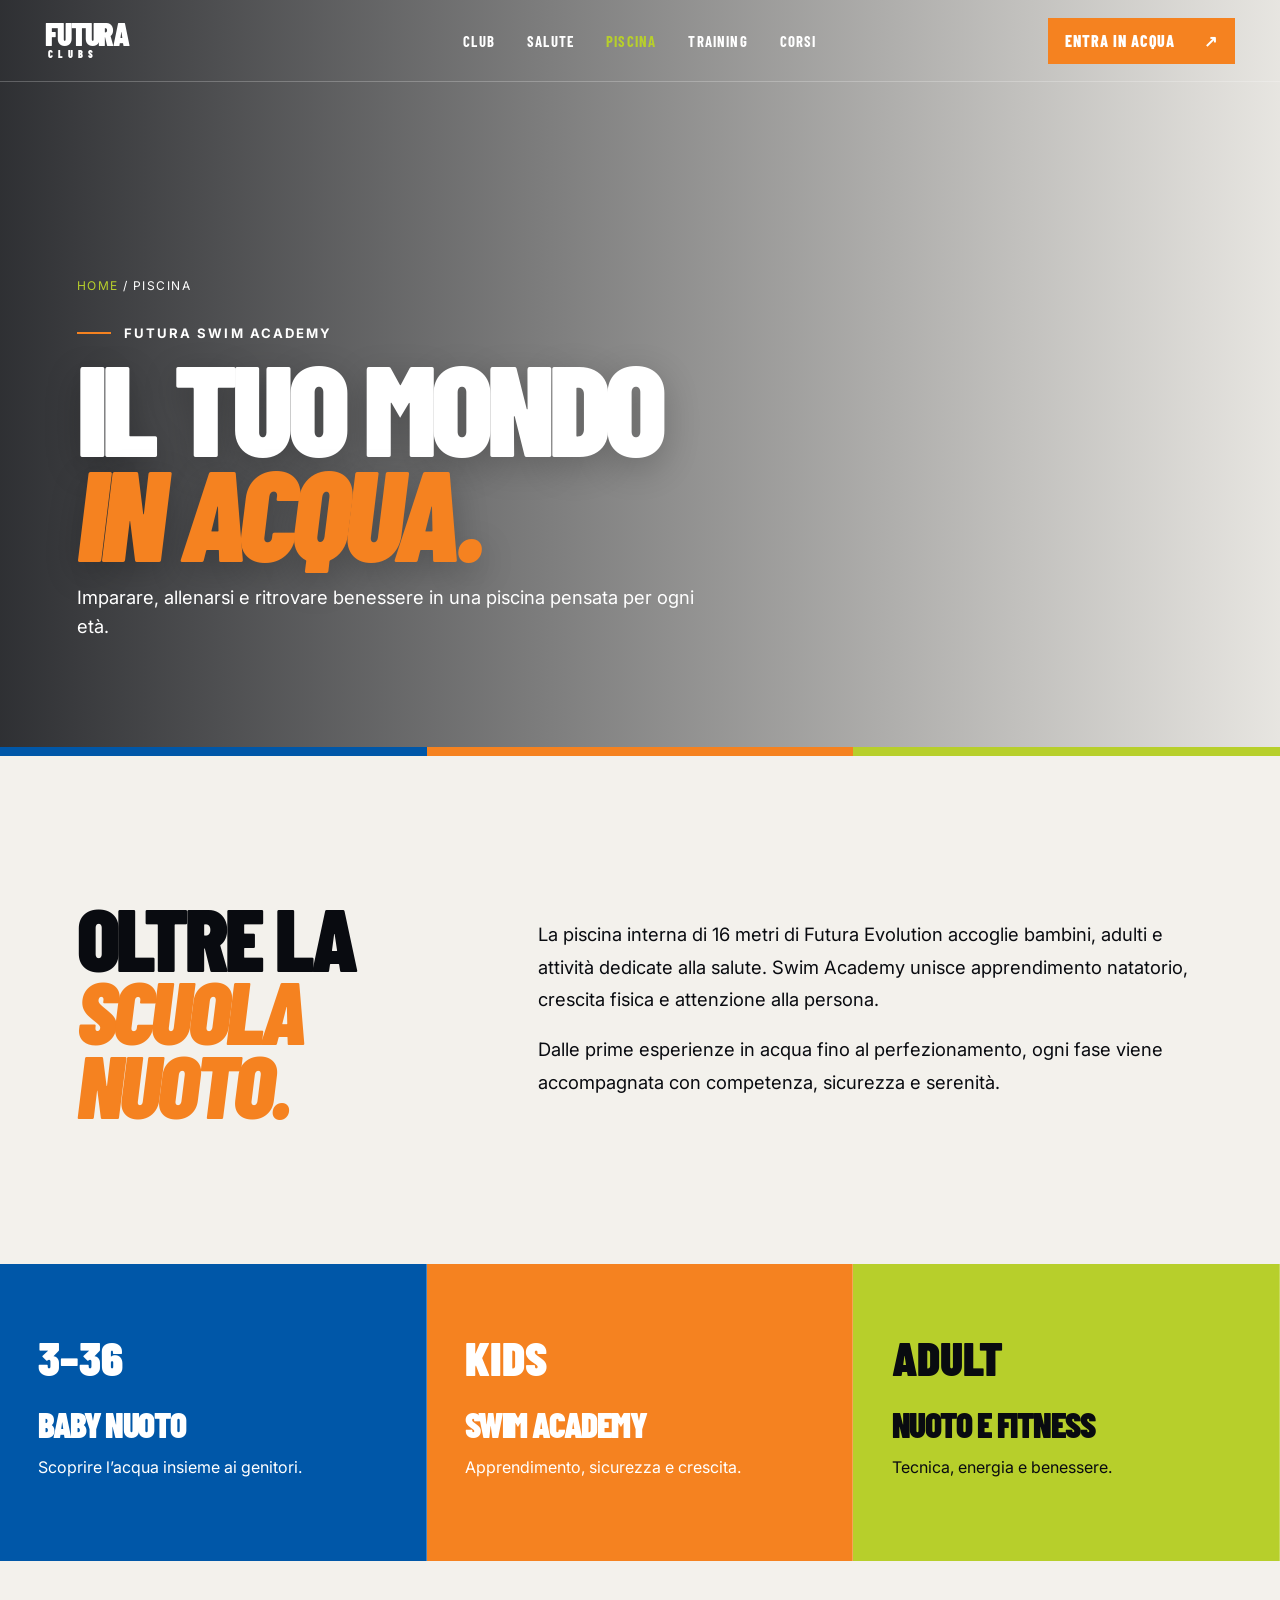
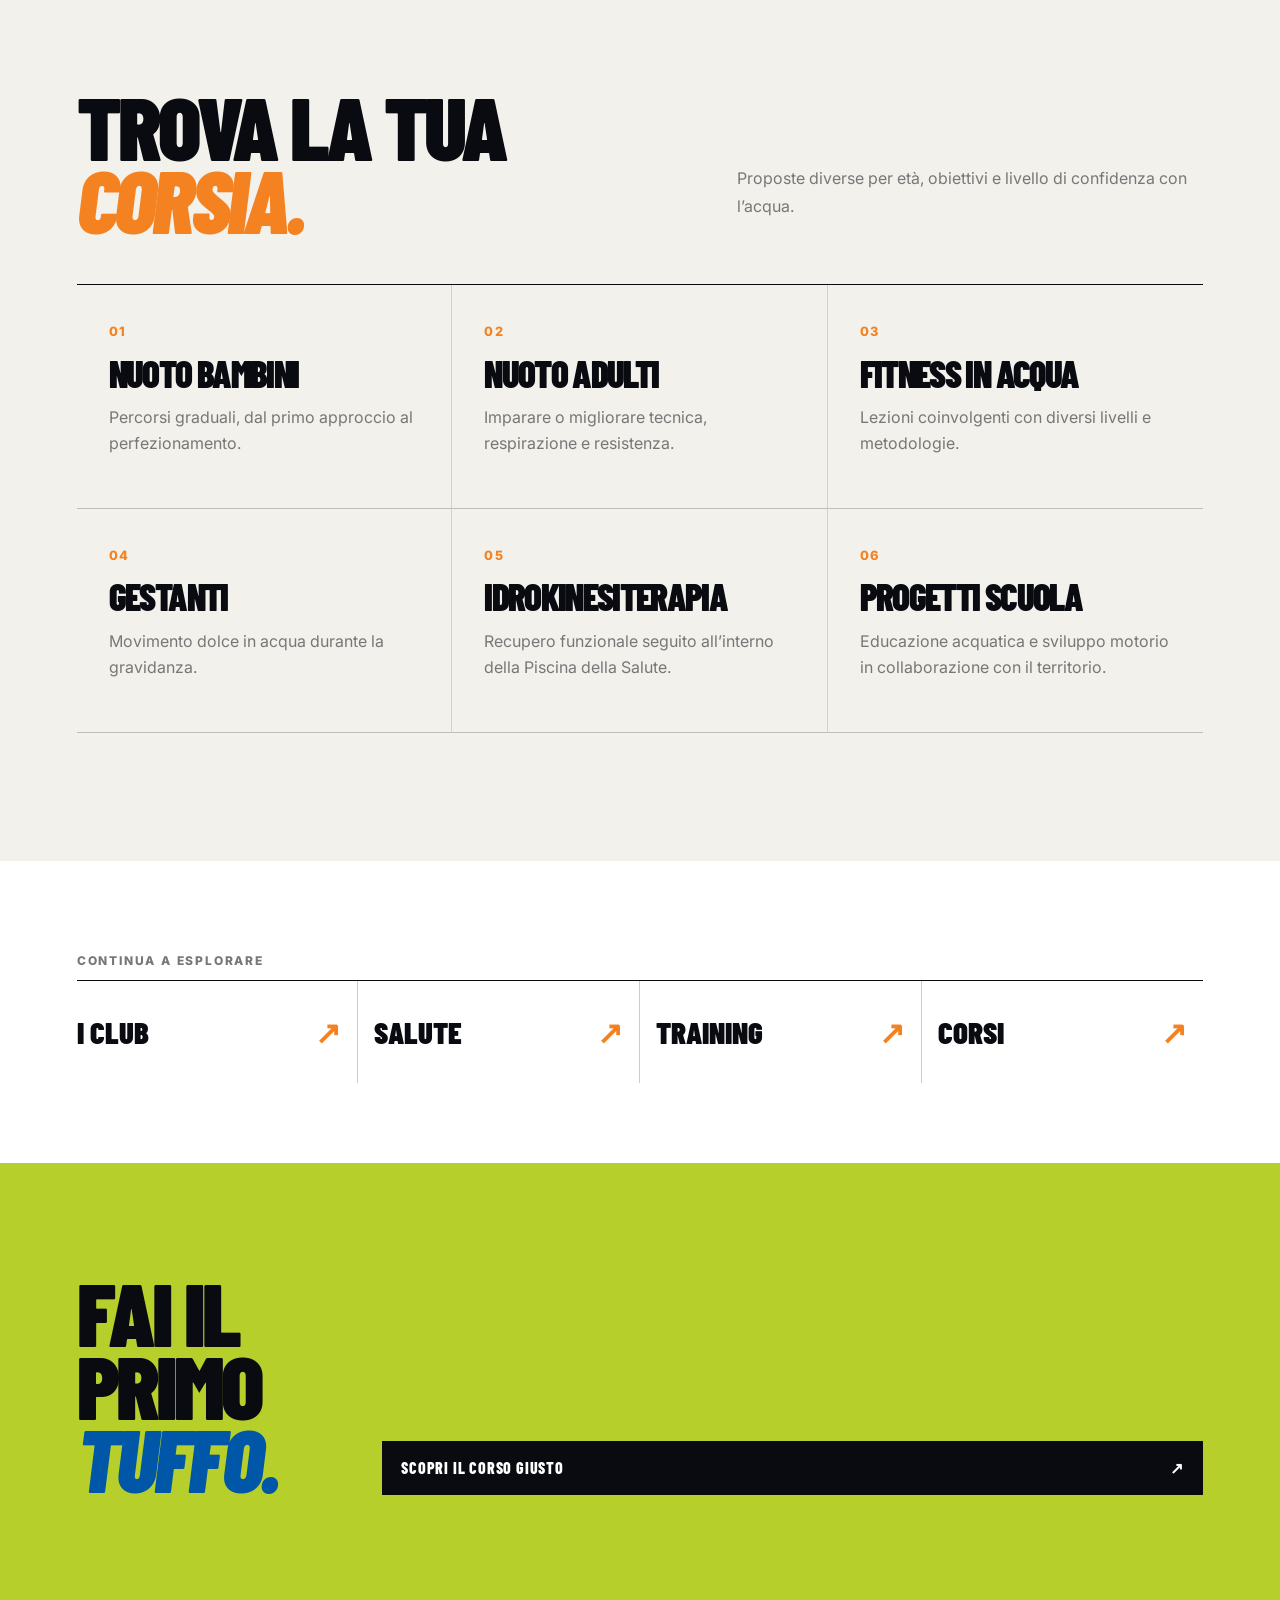
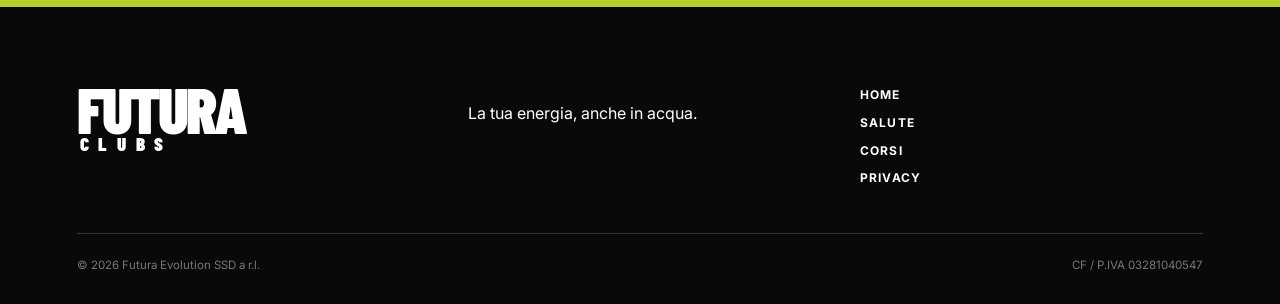
<file: piscina.html>
<!doctype html><html lang="it"><head><meta charset="utf-8"><meta name="viewport" content="width=device-width,initial-scale=1"><meta name="description" content="Swim Academy, nuoto adulti e bambini, acquafitness e idrokinesiterapia."><title>Piscina — Futura Clubs</title><link rel="preconnect" href="https://fonts.googleapis.com"><link rel="preconnect" href="https://fonts.gstatic.com" crossorigin><link href="https://fonts.googleapis.com/css2?family=Barlow+Condensed:ital,wght@0,700;0,800;0,900;1,800&family=Inter:wght@400;600&display=swap" rel="stylesheet"><link rel="stylesheet" href="styles.css"><script src="script.js" defer></script></head><body class="inner-page">
<header class="site-header"><a class="brand" href="index.html"><span>FUTURA</span><small>CLUBS</small></a><nav class="desktop-nav"><a href="chi-siamo.html">Club</a><a href="salute.html">Salute</a><a href="piscina.html">Piscina</a><a href="training.html">Training</a><a href="corsi.html">Corsi</a></nav><a class="header-cta" href="index.html#contact">ENTRA IN ACQUA <span>↗</span></a><button class="menu-toggle" aria-expanded="false" aria-controls="mobile-menu"><span></span><span></span></button><nav class="mobile-nav" id="mobile-menu"><a href="chi-siamo.html">Club</a><a href="salute.html">Salute</a><a href="piscina.html">Piscina</a><a href="training.html">Training</a><a href="corsi.html">Corsi</a><a href="estetica.html">Estetica</a><a href="eventi.html">Eventi</a></nav></header>
<main><section class="page-hero hero-water"><div class="page-hero-content"><p class="breadcrumb"><a href="index.html">HOME</a> / PISCINA</p><p class="eyebrow">FUTURA SWIM ACADEMY</p><h1>IL TUO MONDO<br><em>IN ACQUA.</em></h1><p>Imparare, allenarsi e ritrovare benessere in una piscina pensata per ogni età.</p></div></section>
<section class="page-intro section-pad"><h2 class="reveal">OLTRE LA<br><em>SCUOLA NUOTO.</em></h2><div class="page-intro-copy reveal"><p>La piscina interna di 16 metri di Futura Evolution accoglie bambini, adulti e attività dedicate alla salute. Swim Academy unisce apprendimento natatorio, crescita fisica e attenzione alla persona.</p><p>Dalle prime esperienze in acqua fino al perfezionamento, ogni fase viene accompagnata con competenza, sicurezza e serenità.</p></div></section>
<section class="feature-band"><article><b>3–36</b><h3>BABY NUOTO</h3><p>Scoprire l’acqua insieme ai genitori.</p></article><article><b>KIDS</b><h3>SWIM ACADEMY</h3><p>Apprendimento, sicurezza e crescita.</p></article><article><b>ADULT</b><h3>NUOTO E FITNESS</h3><p>Tecnica, energia e benessere.</p></article></section>
<section class="service-section"><div class="service-head"><h2 class="reveal">TROVA LA TUA<br><em>CORSIA.</em></h2><p class="reveal">Proposte diverse per età, obiettivi e livello di confidenza con l’acqua.</p></div><div class="service-grid"><article class="service-item"><span>01</span><h3>NUOTO BAMBINI</h3><p>Percorsi graduali, dal primo approccio al perfezionamento.</p></article><article class="service-item"><span>02</span><h3>NUOTO ADULTI</h3><p>Imparare o migliorare tecnica, respirazione e resistenza.</p></article><article class="service-item"><span>03</span><h3>FITNESS IN ACQUA</h3><p>Lezioni coinvolgenti con diversi livelli e metodologie.</p></article><article class="service-item"><span>04</span><h3>GESTANTI</h3><p>Movimento dolce in acqua durante la gravidanza.</p></article><article class="service-item"><span>05</span><h3>IDROKINESITERAPIA</h3><p>Recupero funzionale seguito all’interno della Piscina della Salute.</p></article><article class="service-item"><span>06</span><h3>PROGETTI SCUOLA</h3><p>Educazione acquatica e sviluppo motorio in collaborazione con il territorio.</p></article></div></section>
<section class="page-cta"><h2>FAI IL PRIMO<br><em>TUFFO.</em></h2><a class="btn btn-dark" href="index.html#contact">SCOPRI IL CORSO GIUSTO <span>↗</span></a></section></main><footer><div class="footer-brand"><span>FUTURA</span><small>CLUBS</small></div><p>La tua energia, anche in acqua.</p><div class="footer-links"><a href="index.html">Home</a><a href="salute.html">Salute</a><a href="corsi.html">Corsi</a><a href="privacy.html">Privacy</a></div><div class="footer-bottom"><span>© <span id="year"></span> Futura Evolution SSD a r.l.</span><span>CF / P.IVA 03281040547</span></div></footer></body></html>
</file>
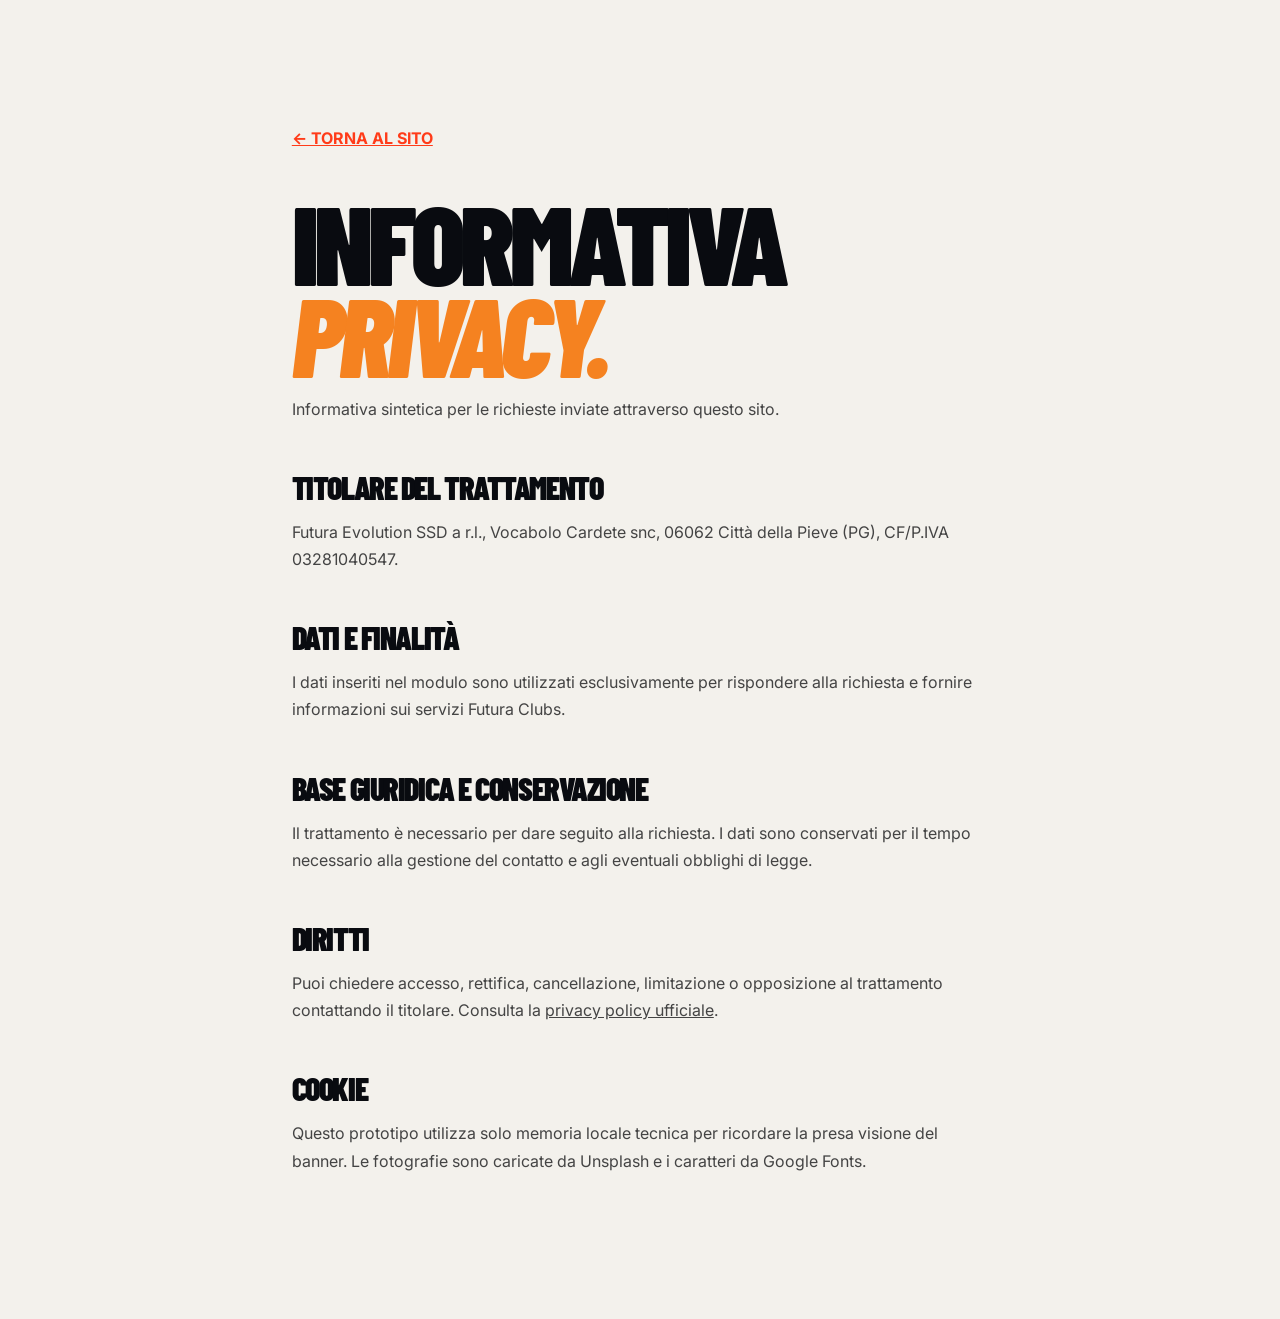
<file: privacy.html>
<!doctype html><html lang="it"><head><meta charset="utf-8"><meta name="viewport" content="width=device-width,initial-scale=1"><title>Privacy — Futura Clubs</title><link rel="preconnect" href="https://fonts.googleapis.com"><link rel="preconnect" href="https://fonts.gstatic.com" crossorigin><link href="https://fonts.googleapis.com/css2?family=Barlow+Condensed:wght@700;900&family=Inter:wght@400;600&display=swap" rel="stylesheet"><link rel="stylesheet" href="styles.css"><style>.legal{max-width:850px;margin:auto;padding:8rem 6vw}.legal h1{font-size:clamp(4rem,9vw,7rem)}.legal h2{font-size:2rem;margin-top:3rem;line-height:1}.legal p{line-height:1.7;color:#444}.legal a{text-decoration:underline}.legal-back{display:inline-block;margin-bottom:3rem;font-weight:700;color:#ff3b19}</style></head><body><main class="legal"><a class="legal-back" href="index.html">← TORNA AL SITO</a><h1>INFORMATIVA<br><em>PRIVACY.</em></h1><p>Informativa sintetica per le richieste inviate attraverso questo sito.</p><h2>TITOLARE DEL TRATTAMENTO</h2><p>Futura Evolution SSD a r.l., Vocabolo Cardete snc, 06062 Città della Pieve (PG), CF/P.IVA 03281040547.</p><h2>DATI E FINALITÀ</h2><p>I dati inseriti nel modulo sono utilizzati esclusivamente per rispondere alla richiesta e fornire informazioni sui servizi Futura Clubs.</p><h2>BASE GIURIDICA E CONSERVAZIONE</h2><p>Il trattamento è necessario per dare seguito alla richiesta. I dati sono conservati per il tempo necessario alla gestione del contatto e agli eventuali obblighi di legge.</p><h2>DIRITTI</h2><p>Puoi chiedere accesso, rettifica, cancellazione, limitazione o opposizione al trattamento contattando il titolare. Consulta la <a href="https://www.iubenda.com/privacy-policy/938691/legal" target="_blank" rel="noopener">privacy policy ufficiale</a>.</p><h2>COOKIE</h2><p>Questo prototipo utilizza solo memoria locale tecnica per ricordare la presa visione del banner. Le fotografie sono caricate da Unsplash e i caratteri da Google Fonts.</p></main></body></html>
</file>
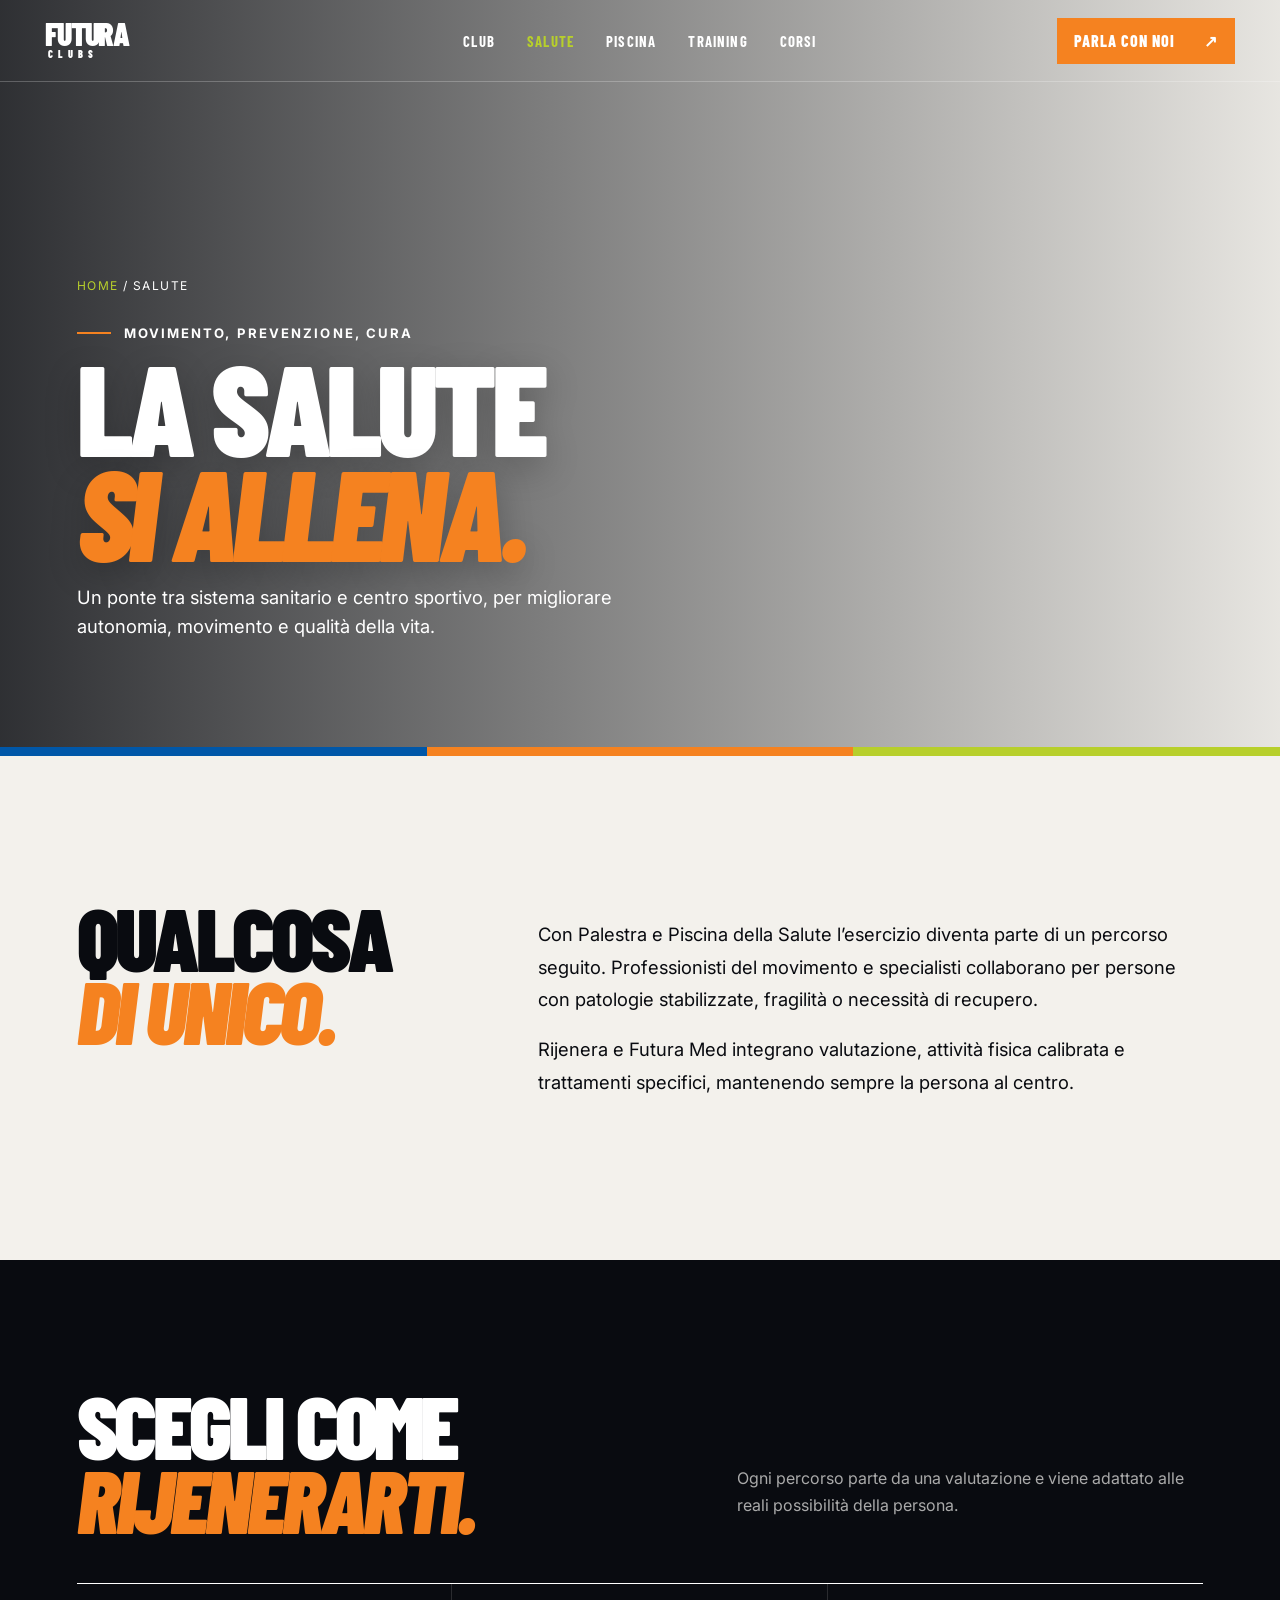
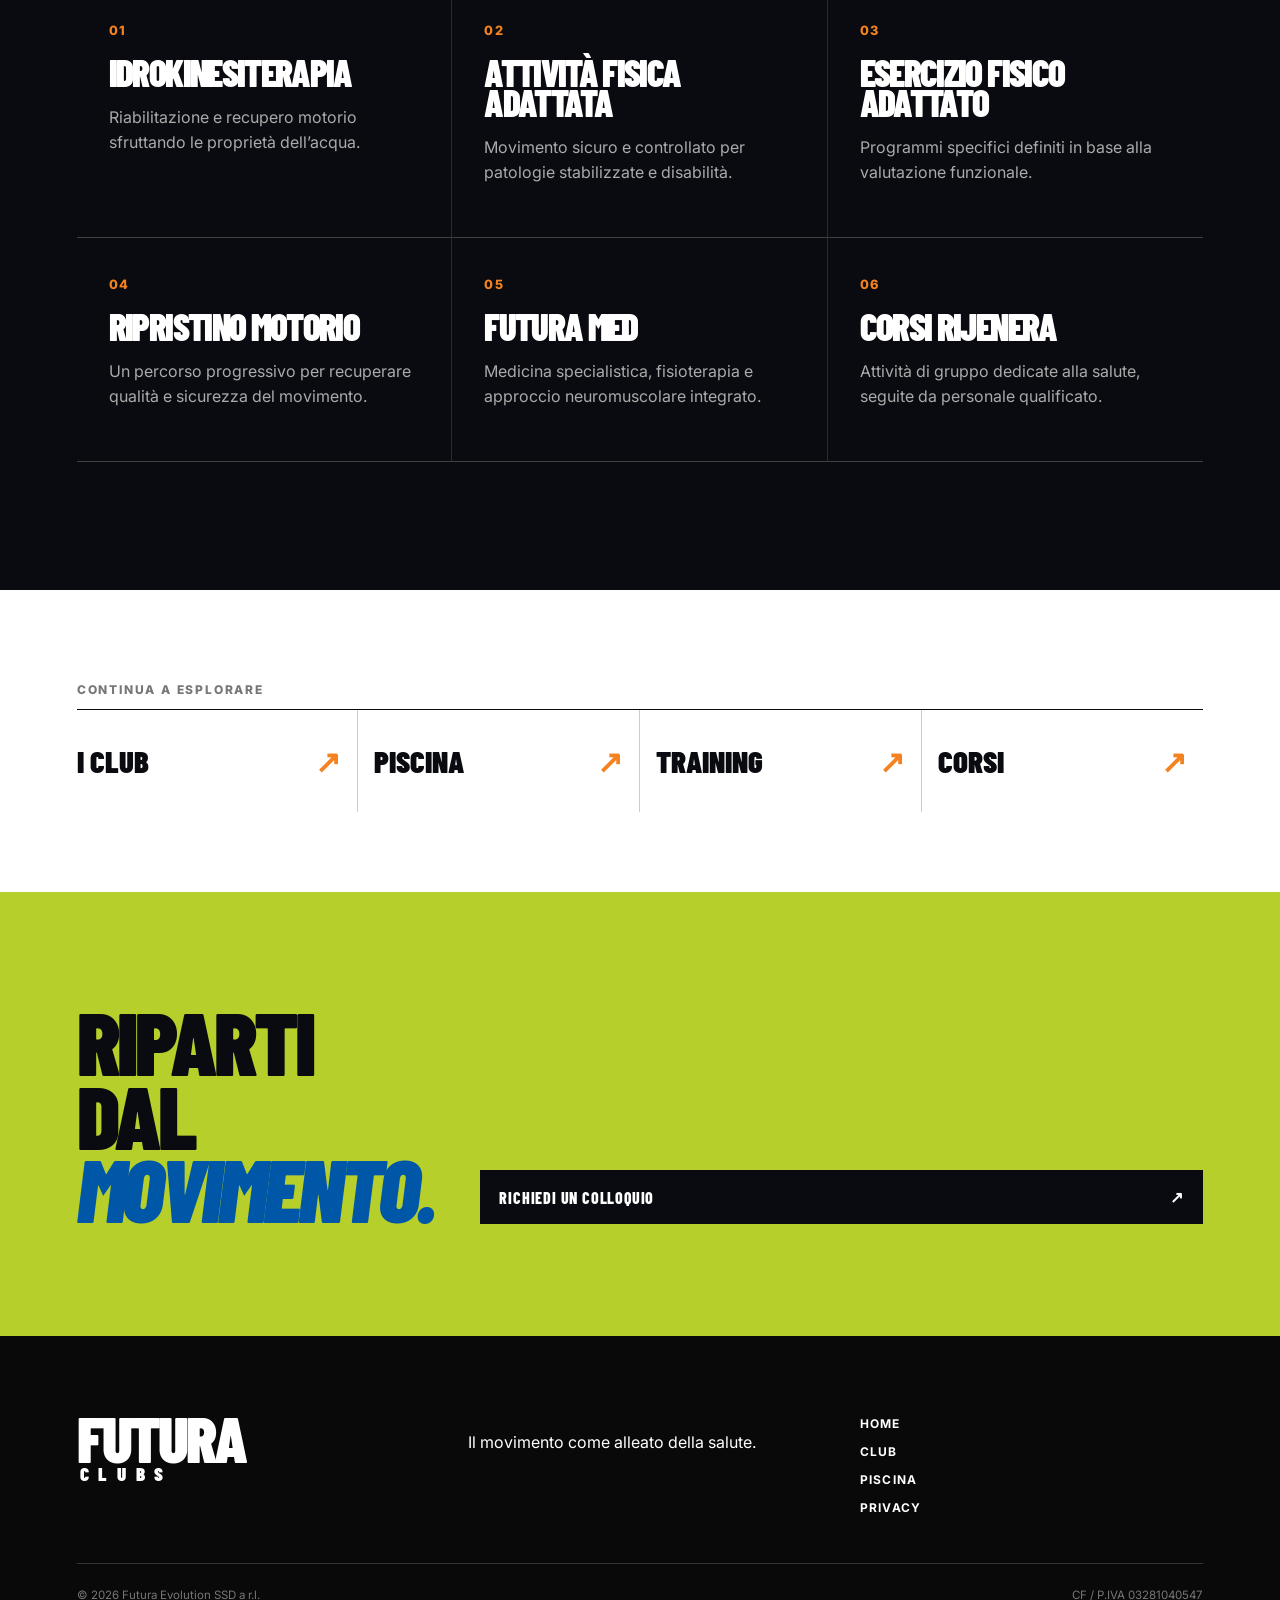
<file: salute.html>
<!doctype html><html lang="it"><head><meta charset="utf-8"><meta name="viewport" content="width=device-width,initial-scale=1"><meta name="description" content="Palestra e Piscina della Salute, Rijenera e Futura Med."><title>Salute — Futura Clubs</title><link rel="preconnect" href="https://fonts.googleapis.com"><link rel="preconnect" href="https://fonts.gstatic.com" crossorigin><link href="https://fonts.googleapis.com/css2?family=Barlow+Condensed:ital,wght@0,700;0,800;0,900;1,800&family=Inter:wght@400;600&display=swap" rel="stylesheet"><link rel="stylesheet" href="styles.css"><script src="script.js" defer></script></head><body class="inner-page">
<header class="site-header"><a class="brand" href="index.html"><span>FUTURA</span><small>CLUBS</small></a><nav class="desktop-nav"><a href="chi-siamo.html">Club</a><a href="salute.html">Salute</a><a href="piscina.html">Piscina</a><a href="training.html">Training</a><a href="corsi.html">Corsi</a></nav><a class="header-cta" href="index.html#contact">PARLA CON NOI <span>↗</span></a><button class="menu-toggle" aria-expanded="false" aria-controls="mobile-menu"><span></span><span></span></button><nav class="mobile-nav" id="mobile-menu"><a href="chi-siamo.html">Club</a><a href="salute.html">Salute</a><a href="piscina.html">Piscina</a><a href="training.html">Training</a><a href="corsi.html">Corsi</a><a href="estetica.html">Estetica</a><a href="eventi.html">Eventi</a></nav></header>
<main><section class="page-hero hero-health"><div class="page-hero-content"><p class="breadcrumb"><a href="index.html">HOME</a> / SALUTE</p><p class="eyebrow">MOVIMENTO, PREVENZIONE, CURA</p><h1>LA SALUTE<br><em>SI ALLENA.</em></h1><p>Un ponte tra sistema sanitario e centro sportivo, per migliorare autonomia, movimento e qualità della vita.</p></div></section>
<section class="page-intro section-pad"><h2 class="reveal">QUALCOSA<br><em>DI UNICO.</em></h2><div class="page-intro-copy reveal"><p>Con Palestra e Piscina della Salute l’esercizio diventa parte di un percorso seguito. Professionisti del movimento e specialisti collaborano per persone con patologie stabilizzate, fragilità o necessità di recupero.</p><p>Rijenera e Futura Med integrano valutazione, attività fisica calibrata e trattamenti specifici, mantenendo sempre la persona al centro.</p></div></section>
<section class="service-section dark"><div class="service-head"><h2 class="reveal">SCEGLI COME<br><em>RIJENERARTI.</em></h2><p class="reveal">Ogni percorso parte da una valutazione e viene adattato alle reali possibilità della persona.</p></div><div class="service-grid"><article class="service-item"><span>01</span><h3>IDROKINESITERAPIA</h3><p>Riabilitazione e recupero motorio sfruttando le proprietà dell’acqua.</p></article><article class="service-item"><span>02</span><h3>ATTIVITÀ FISICA ADATTATA</h3><p>Movimento sicuro e controllato per patologie stabilizzate e disabilità.</p></article><article class="service-item"><span>03</span><h3>ESERCIZIO FISICO ADATTATO</h3><p>Programmi specifici definiti in base alla valutazione funzionale.</p></article><article class="service-item"><span>04</span><h3>RIPRISTINO MOTORIO</h3><p>Un percorso progressivo per recuperare qualità e sicurezza del movimento.</p></article><article class="service-item"><span>05</span><h3>FUTURA MED</h3><p>Medicina specialistica, fisioterapia e approccio neuromuscolare integrato.</p></article><article class="service-item"><span>06</span><h3>CORSI RIJENERA</h3><p>Attività di gruppo dedicate alla salute, seguite da personale qualificato.</p></article></div></section>
<section class="page-cta"><h2>RIPARTI DAL<br><em>MOVIMENTO.</em></h2><a class="btn btn-dark" href="index.html#contact">RICHIEDI UN COLLOQUIO <span>↗</span></a></section></main><footer><div class="footer-brand"><span>FUTURA</span><small>CLUBS</small></div><p>Il movimento come alleato della salute.</p><div class="footer-links"><a href="index.html">Home</a><a href="chi-siamo.html">Club</a><a href="piscina.html">Piscina</a><a href="privacy.html">Privacy</a></div><div class="footer-bottom"><span>© <span id="year"></span> Futura Evolution SSD a r.l.</span><span>CF / P.IVA 03281040547</span></div></footer></body></html>
</file>
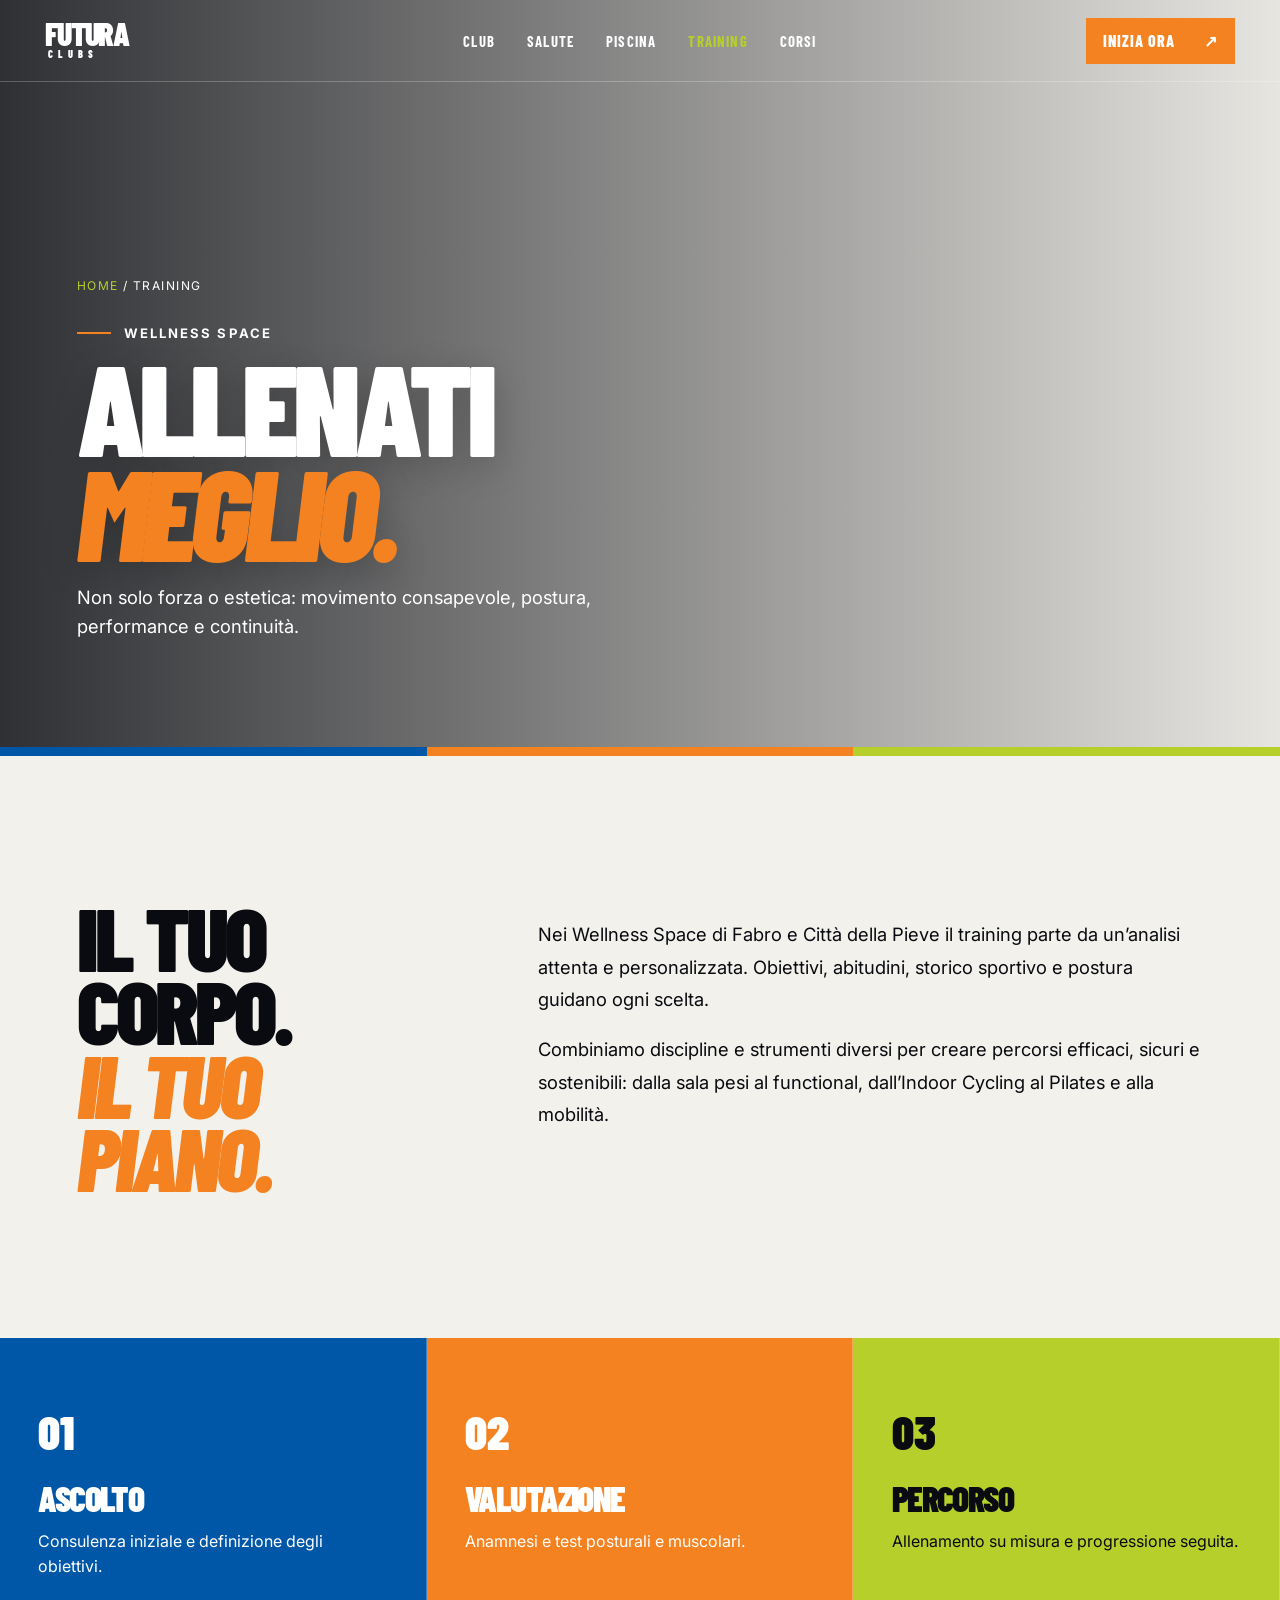
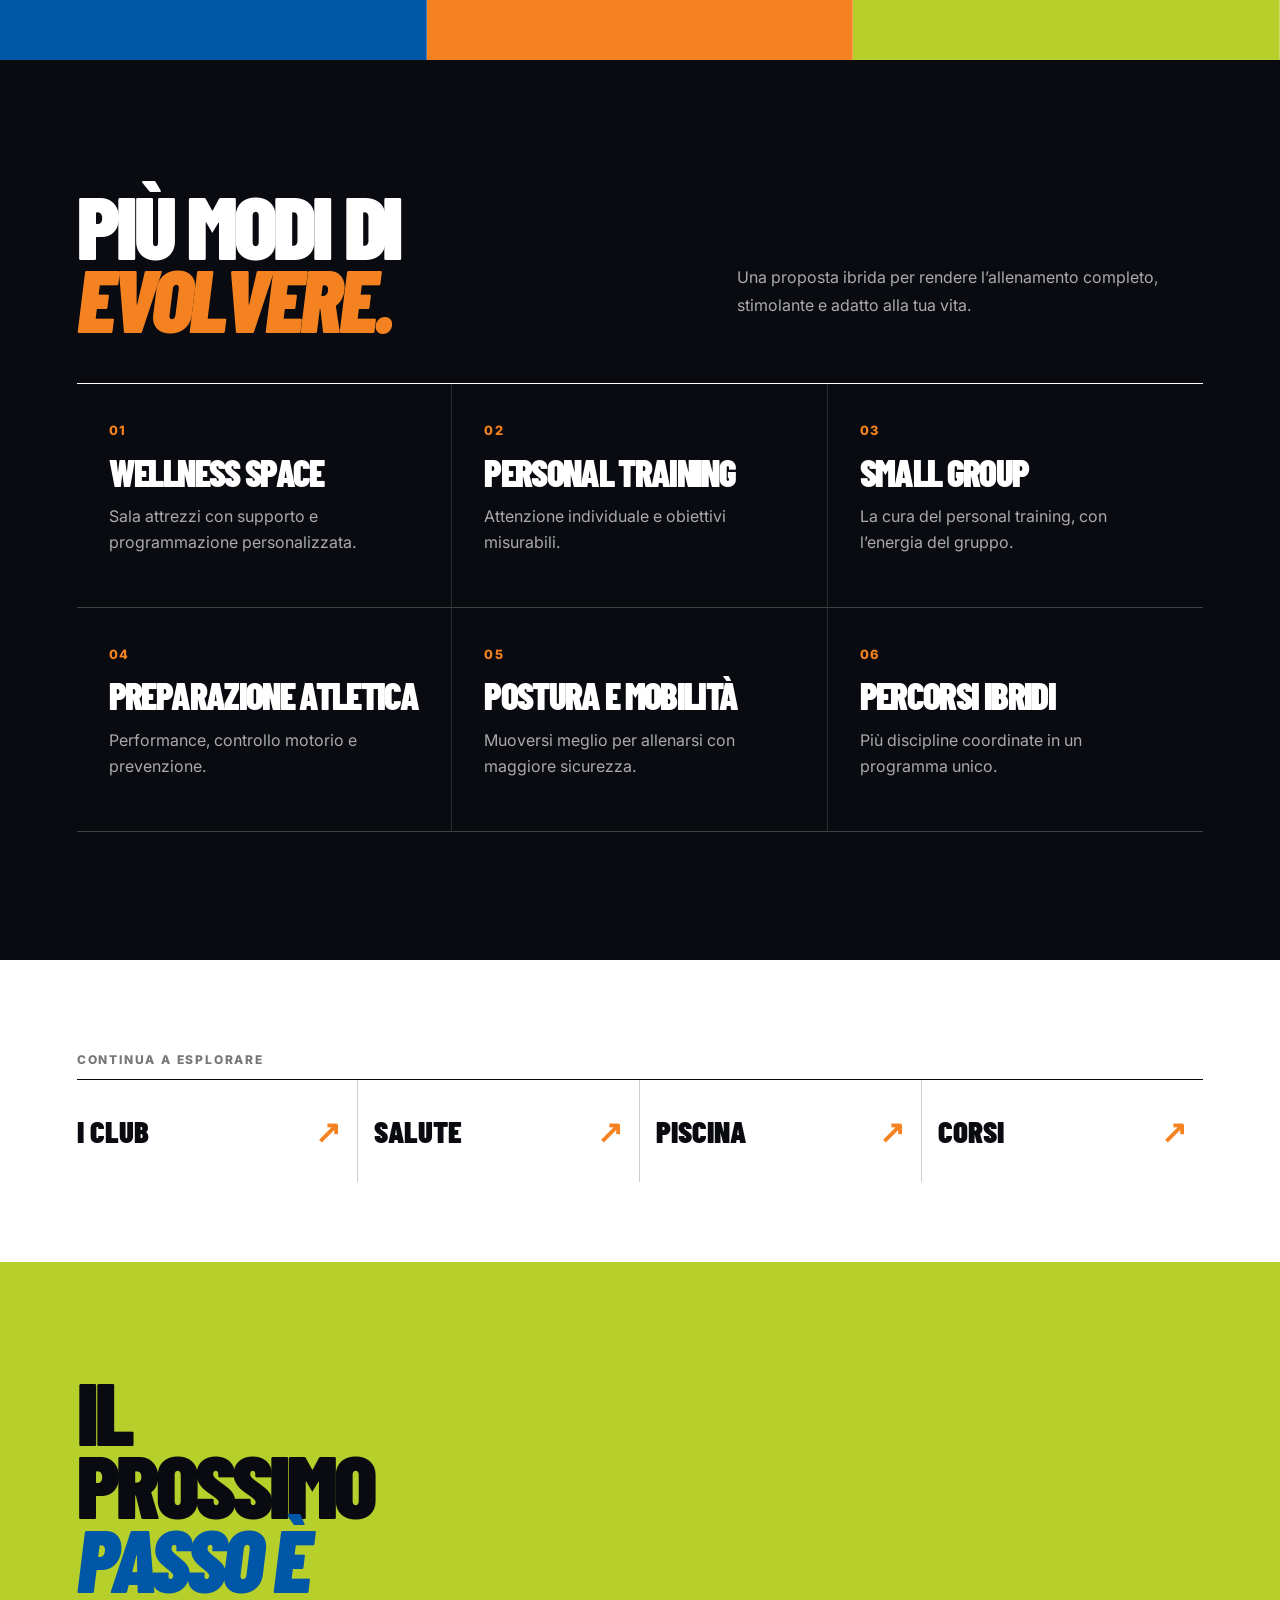
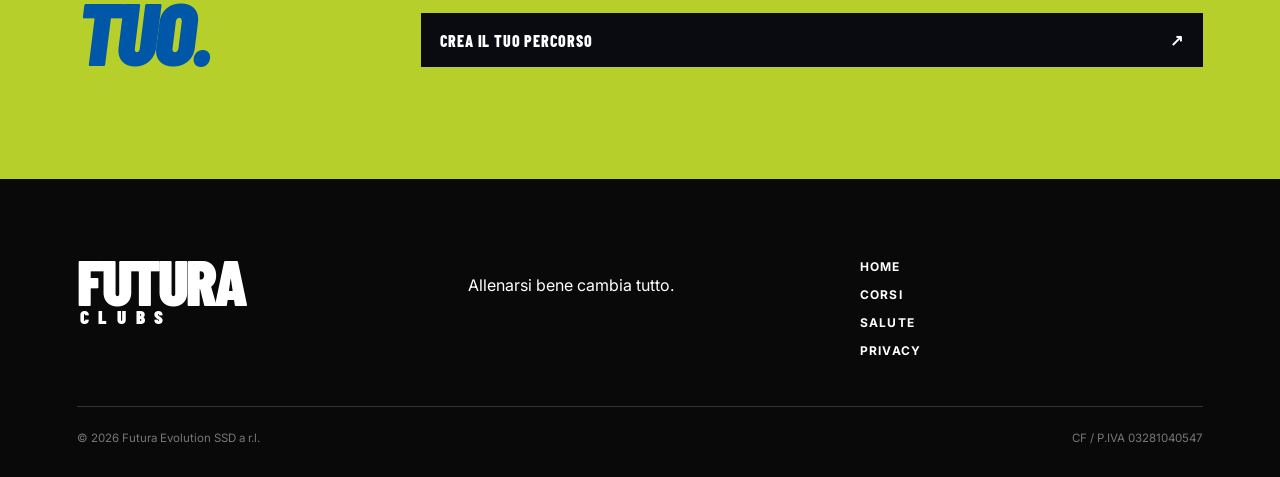
<file: training.html>
<!doctype html><html lang="it"><head><meta charset="utf-8"><meta name="viewport" content="width=device-width,initial-scale=1"><meta name="description" content="Wellness Space, allenamento personalizzato e percorsi benessere Futura Clubs."><title>Training — Futura Clubs</title><link rel="preconnect" href="https://fonts.googleapis.com"><link rel="preconnect" href="https://fonts.gstatic.com" crossorigin><link href="https://fonts.googleapis.com/css2?family=Barlow+Condensed:ital,wght@0,700;0,800;0,900;1,800&family=Inter:wght@400;600&display=swap" rel="stylesheet"><link rel="stylesheet" href="styles.css"><script src="script.js" defer></script></head><body class="inner-page">
<header class="site-header"><a class="brand" href="index.html"><span>FUTURA</span><small>CLUBS</small></a><nav class="desktop-nav"><a href="chi-siamo.html">Club</a><a href="salute.html">Salute</a><a href="piscina.html">Piscina</a><a href="training.html">Training</a><a href="corsi.html">Corsi</a></nav><a class="header-cta" href="index.html#contact">INIZIA ORA <span>↗</span></a><button class="menu-toggle" aria-expanded="false" aria-controls="mobile-menu"><span></span><span></span></button><nav class="mobile-nav" id="mobile-menu"><a href="chi-siamo.html">Club</a><a href="salute.html">Salute</a><a href="piscina.html">Piscina</a><a href="training.html">Training</a><a href="corsi.html">Corsi</a><a href="estetica.html">Estetica</a><a href="eventi.html">Eventi</a></nav></header>
<main><section class="page-hero hero-training"><div class="page-hero-content"><p class="breadcrumb"><a href="index.html">HOME</a> / TRAINING</p><p class="eyebrow">WELLNESS SPACE</p><h1>ALLENATI<br><em>MEGLIO.</em></h1><p>Non solo forza o estetica: movimento consapevole, postura, performance e continuità.</p></div></section>
<section class="page-intro section-pad"><h2 class="reveal">IL TUO CORPO.<br><em>IL TUO PIANO.</em></h2><div class="page-intro-copy reveal"><p>Nei Wellness Space di Fabro e Città della Pieve il training parte da un’analisi attenta e personalizzata. Obiettivi, abitudini, storico sportivo e postura guidano ogni scelta.</p><p>Combiniamo discipline e strumenti diversi per creare percorsi efficaci, sicuri e sostenibili: dalla sala pesi al functional, dall’Indoor Cycling al Pilates e alla mobilità.</p></div></section>
<section class="feature-band"><article><b>01</b><h3>ASCOLTO</h3><p>Consulenza iniziale e definizione degli obiettivi.</p></article><article><b>02</b><h3>VALUTAZIONE</h3><p>Anamnesi e test posturali e muscolari.</p></article><article><b>03</b><h3>PERCORSO</h3><p>Allenamento su misura e progressione seguita.</p></article></section>
<section class="service-section dark"><div class="service-head"><h2 class="reveal">PIÙ MODI DI<br><em>EVOLVERE.</em></h2><p class="reveal">Una proposta ibrida per rendere l’allenamento completo, stimolante e adatto alla tua vita.</p></div><div class="service-grid"><article class="service-item"><span>01</span><h3>WELLNESS SPACE</h3><p>Sala attrezzi con supporto e programmazione personalizzata.</p></article><article class="service-item"><span>02</span><h3>PERSONAL TRAINING</h3><p>Attenzione individuale e obiettivi misurabili.</p></article><article class="service-item"><span>03</span><h3>SMALL GROUP</h3><p>La cura del personal training, con l’energia del gruppo.</p></article><article class="service-item"><span>04</span><h3>PREPARAZIONE ATLETICA</h3><p>Performance, controllo motorio e prevenzione.</p></article><article class="service-item"><span>05</span><h3>POSTURA E MOBILITÀ</h3><p>Muoversi meglio per allenarsi con maggiore sicurezza.</p></article><article class="service-item"><span>06</span><h3>PERCORSI IBRIDI</h3><p>Più discipline coordinate in un programma unico.</p></article></div></section>
<section class="page-cta"><h2>IL PROSSIMO<br><em>PASSO È TUO.</em></h2><a class="btn btn-dark" href="index.html#contact">CREA IL TUO PERCORSO <span>↗</span></a></section></main><footer><div class="footer-brand"><span>FUTURA</span><small>CLUBS</small></div><p>Allenarsi bene cambia tutto.</p><div class="footer-links"><a href="index.html">Home</a><a href="corsi.html">Corsi</a><a href="salute.html">Salute</a><a href="privacy.html">Privacy</a></div><div class="footer-bottom"><span>© <span id="year"></span> Futura Evolution SSD a r.l.</span><span>CF / P.IVA 03281040547</span></div></footer></body></html>
</file>
<file: styles.css>
:root{--ink:#090b10;--paper:#f3f1ec;--white:#fff;--blue:#0057a8;--orange:#f58220;--lime:#b7cf2b;--accent:var(--orange);--line:rgba(10,10,10,.18);--display:"Barlow Condensed",sans-serif;--body:"Inter",sans-serif}
*{box-sizing:border-box}html{scroll-behavior:smooth}body{margin:0;background:var(--paper);color:var(--ink);font-family:var(--body);font-size:16px;overflow-x:hidden}a{color:inherit;text-decoration:none}button,input,select,textarea{font:inherit}.skip-link{position:fixed;left:1rem;top:-5rem;background:#fff;padding:1rem;z-index:1000}.skip-link:focus{top:1rem}
.site-header{height:82px;padding:0 3.5vw;position:absolute;inset:0 0 auto;z-index:20;display:grid;grid-template-columns:1fr auto 1fr;align-items:center;color:#fff;border-bottom:1px solid rgba(255,255,255,.23);transition:.25s}.brand,.footer-brand{font-family:var(--display);font-weight:900;line-height:.68;letter-spacing:-.05em;font-size:2rem;display:flex;flex-direction:column;width:max-content}.brand small,.footer-brand small{font-size:.64rem;letter-spacing:.5em;margin:7px 0 0 3px}.desktop-nav{display:flex;gap:2rem;font-family:var(--display);font-weight:700;font-size:.92rem;letter-spacing:.08em;text-transform:uppercase}.desktop-nav a{position:relative}.desktop-nav a:after{content:"";height:2px;background:var(--accent);position:absolute;left:0;right:100%;bottom:-7px;transition:.25s}.desktop-nav a:hover:after{right:0}.header-cta{justify-self:end;background:var(--accent);padding:13px 17px;font-family:var(--display);font-weight:800;letter-spacing:.06em}.header-cta span,.btn span{margin-left:1.6rem}.menu-toggle,.mobile-nav{display:none}
.hero{height:100svh;min-height:680px;color:#fff;position:relative;display:flex;align-items:flex-end;padding:0 6vw 8vh;overflow:hidden}.hero-media{position:absolute;inset:0;background:url("https://images.unsplash.com/photo-1534438327276-14e5300c3a48?auto=format&fit=crop&w=2200&q=88") center 35%/cover;animation:heroZoom 14s ease-out both}.hero-overlay{position:absolute;inset:0;background:linear-gradient(90deg,rgba(0,0,0,.79) 0%,rgba(0,0,0,.26) 65%),linear-gradient(0deg,rgba(0,0,0,.75),transparent 48%)}@keyframes heroZoom{from{transform:scale(1.08)}to{transform:scale(1)}}.hero-content{position:relative;z-index:2;max-width:1040px}.eyebrow{font:700 .82rem var(--body);letter-spacing:.16em;color:#fff;text-transform:uppercase;display:flex;align-items:center;gap:.8rem}.eyebrow:before{content:"";width:34px;height:2px;background:var(--accent)}.eyebrow.dark{color:var(--ink)}h1,h2,h3,blockquote{font-family:var(--display);font-weight:900;text-transform:uppercase;margin:0;line-height:.82;letter-spacing:-.045em}h1{font-size:clamp(4.8rem,10vw,10rem)}h1 em,h2 em,blockquote em{color:var(--accent);font-style:italic}.hero-copy{font-size:clamp(1rem,1.4vw,1.25rem);max-width:530px;line-height:1.6}.hero-actions{display:flex;align-items:center;gap:2.2rem;margin-top:2rem}.btn{display:inline-flex;align-items:center;justify-content:space-between;border:0;min-width:205px;padding:17px 19px;font-family:var(--display);font-weight:800;letter-spacing:.05em;cursor:pointer;transition:.2s}.btn:hover{transform:translateY(-3px)}.btn-primary{background:var(--accent);color:#fff}.text-link{font:700 .8rem var(--body);letter-spacing:.1em;border-bottom:1px solid rgba(255,255,255,.55);padding-bottom:7px}.text-link span{margin-left:.8rem}.scroll-cue{position:absolute;right:3vw;bottom:8vh;z-index:2;font-size:.68rem;letter-spacing:.18em;writing-mode:vertical-rl;display:flex;align-items:center;gap:.7rem}.scroll-cue span{height:50px;width:1px;background:#fff}
.ticker{background:var(--accent);color:#fff;overflow:hidden;padding:13px 0}.ticker-track{display:flex;gap:2rem;width:max-content;animation:ticker 24s linear infinite;align-items:center}.ticker span{font:900 2rem var(--display);font-style:italic}.ticker i{font-style:normal}@keyframes ticker{to{transform:translateX(-50%)}}
.section-pad{padding:9rem 6vw}.intro{display:grid;grid-template-columns:1fr 5fr;gap:2rem}.section-number{font:800 1.2rem var(--display);border-top:2px solid;padding-top:.8rem}.intro-copy{max-width:980px}.intro h2,.clubs h2,.contact h2{font-size:clamp(4rem,8vw,8.4rem)}.lead{font-size:clamp(1.15rem,2vw,1.65rem);line-height:1.5;max-width:770px;margin:2.4rem 0 0 auto}
.experiences{display:grid;grid-template-columns:repeat(3,1fr);min-height:720px;background:#111}.experience-card{position:relative;overflow:hidden;color:#fff;min-height:720px;border-right:1px solid rgba(255,255,255,.25)}.card-bg,.card-shade{position:absolute;inset:0;transition:transform .65s}.fitness .card-bg{background:url("https://images.unsplash.com/photo-1574680096145-d05b474e2155?auto=format&fit=crop&w=1200&q=84") center/cover}.swim .card-bg{background:url("https://images.unsplash.com/photo-1530549387789-4c1017266635?auto=format&fit=crop&w=1200&q=84") center/cover}.health .card-bg{background:url("https://images.unsplash.com/photo-1518611012118-696072aa579a?auto=format&fit=crop&w=1200&q=84") center/cover}.card-shade{background:linear-gradient(0deg,rgba(0,0,0,.85),rgba(0,0,0,.02) 70%)}.experience-card:hover .card-bg{transform:scale(1.06)}.card-content{position:absolute;inset:auto 8% 6%;z-index:2}.card-content>span{font-size:.7rem;letter-spacing:.15em}.card-content h3{font-size:clamp(3.2rem,5vw,5.4rem);margin:.8rem 0 1rem}.card-content p{min-height:44px;max-width:300px;line-height:1.45}.card-content a{display:flex;justify-content:space-between;border-top:1px solid rgba(255,255,255,.5);padding-top:1rem;font:800 .82rem var(--body);letter-spacing:.12em}.card-content b{color:var(--accent)}
.method{background:var(--ink);color:#fff;display:grid;grid-template-columns:1.05fr .95fr;gap:7vw;align-items:center}.method-visual{height:760px;background:url("https://images.unsplash.com/photo-1581009146145-b5ef050c2e1e?auto=format&fit=crop&w=1400&q=88") center/cover;position:relative}.image-label{position:absolute;bottom:0;right:0;background:var(--accent);padding:1.5rem 2rem;font:800 1rem var(--display);letter-spacing:.1em}.method-copy h2{font-size:clamp(4rem,7vw,7rem)}.method-copy>p:not(.eyebrow){max-width:590px;color:#bbb;line-height:1.7}.steps{list-style:none;padding:1.5rem 0 0;margin:0}.steps li{display:grid;grid-template-columns:55px 1fr;border-top:1px solid #3b3b3b;padding:1.3rem 0}.steps li>b{color:var(--accent);font-family:var(--display)}.steps strong{display:block;font:800 1.3rem var(--display);letter-spacing:.04em}.steps span{display:block;color:#9b9b9b;margin-top:.3rem;line-height:1.45}
.manifesto{background:var(--accent);color:#fff;text-align:center;padding:9rem 2rem}.manifesto .eyebrow{justify-content:center}.manifesto .eyebrow:before{background:#fff}.manifesto blockquote{font-size:clamp(5rem,12vw,12rem);margin:2rem 0}.manifesto blockquote em{color:var(--ink)}.manifesto>p:last-child{font-size:1.1rem}
.clubs-head{display:grid;grid-template-columns:2fr 1fr;align-items:end;gap:6vw}.clubs-head>p{line-height:1.7}.club-grid{display:grid;grid-template-columns:1fr 1fr;margin-top:4rem}.club-card{border:1px solid var(--line);padding:3rem;min-height:360px;display:flex;flex-direction:column;transition:.3s}.club-card+article{border-left:0}.club-card:hover{background:var(--ink);color:#fff}.club-card>span{color:var(--accent);font:800 1rem var(--display)}.club-card h3{font-size:clamp(3rem,5vw,5.8rem);margin:auto 0 .8rem}.club-card p{color:#777}.club-meta{display:flex;justify-content:space-between;align-items:center;border-top:1px solid currentColor;padding-top:1rem;margin-top:1rem;font-size:.73rem;letter-spacing:.08em}.club-meta a{color:var(--accent);font-weight:800}
.planning{background:var(--accent);color:#fff;padding:7rem 6vw;display:flex;justify-content:space-between;align-items:end}.planning h2{font-size:clamp(4rem,8vw,8rem)}.planning h2 em{color:var(--ink)}.btn-light{background:#fff;color:#111}.contact{display:grid;grid-template-columns:1fr 1fr;gap:8vw}.contact-copy p:last-child{max-width:520px;line-height:1.65}.field{display:flex;flex-direction:column;gap:.6rem;margin-bottom:1.2rem}.field-row{display:grid;grid-template-columns:1fr 1fr;gap:1rem}.field label{font:700 .72rem var(--body);letter-spacing:.1em;text-transform:uppercase}.field input,.field select,.field textarea{border:0;border-bottom:1px solid #999;background:transparent;padding:12px 0;border-radius:0;color:#111;outline:none}.field input:focus,.field select:focus,.field textarea:focus{border-color:var(--accent)}.check{display:flex;gap:.7rem;font-size:.78rem;line-height:1.5;margin:1rem 0 1.5rem}.check a{text-decoration:underline}.btn-dark{background:var(--ink);color:#fff;width:100%}.form-status{min-height:24px;font-size:.85rem;color:#296a37}
footer{background:#090909;color:#fff;padding:5rem 6vw 2rem;display:grid;grid-template-columns:1fr 1fr 1fr;gap:3rem;align-items:start}.footer-brand{font-size:4rem}.footer-brand small{font-size:1.2rem}.footer-links{display:grid;gap:.8rem;text-transform:uppercase;font:700 .75rem var(--body);letter-spacing:.1em}.footer-bottom{grid-column:1/-1;border-top:1px solid #333;padding-top:1.5rem;display:flex;justify-content:space-between;color:#777;font-size:.72rem}
.cookie-banner{position:fixed;z-index:50;left:1rem;right:1rem;bottom:1rem;background:#fff;color:#111;box-shadow:0 10px 40px rgba(0,0,0,.25);padding:1rem 1.2rem;display:none;align-items:center;justify-content:space-between;gap:2rem;max-width:720px;margin:auto}.cookie-banner.show{display:flex}.cookie-banner p{font-size:.8rem;line-height:1.5;margin:0}.cookie-banner a{text-decoration:underline}.cookie-banner button{border:0;background:var(--accent);color:#fff;font:800 .78rem var(--display);padding:.8rem 1.2rem;white-space:nowrap}.reveal{opacity:0;transform:translateY(28px);transition:opacity .75s ease,transform .75s ease}.reveal.visible{opacity:1;transform:none}
@media(max-width:900px){.site-header{grid-template-columns:1fr auto;height:70px}.desktop-nav,.header-cta{display:none}.menu-toggle{display:flex;width:42px;height:42px;background:none;border:0;flex-direction:column;align-items:center;justify-content:center;gap:7px}.menu-toggle span{width:26px;height:2px;background:#fff}.mobile-nav{display:flex;position:fixed;inset:70px 0 auto;max-height:0;overflow:hidden;background:#0a0a0a;flex-direction:column;transition:max-height .35s}.mobile-nav.open{max-height:410px}.mobile-nav a{padding:1.1rem 6vw;border-bottom:1px solid #282828;font:800 1.4rem var(--display)}.hero{padding:0 6vw 8vh;min-height:620px}.scroll-cue{display:none}.hero-actions{align-items:flex-start;flex-direction:column;gap:1.3rem}.section-pad{padding:6rem 6vw}.intro{grid-template-columns:1fr}.section-number{width:50px}.experiences{grid-template-columns:1fr}.experience-card{min-height:570px}.method{grid-template-columns:1fr}.method-visual{height:520px}.clubs-head,.contact{grid-template-columns:1fr}.club-grid{grid-template-columns:1fr}.club-card+article{border-left:1px solid var(--line);border-top:0}.planning{align-items:flex-start;gap:3rem;flex-direction:column}footer{grid-template-columns:1fr 1fr}.footer-bottom{grid-column:1/-1}}
@media(max-width:560px){h1{font-size:4.4rem}.hero-copy{max-width:290px}.intro h2,.clubs h2,.contact h2{font-size:3.7rem}.experience-card{min-height:520px}.method-visual{height:440px}.method-copy h2,.planning h2{font-size:3.8rem}.manifesto{padding:6rem 1rem}.manifesto blockquote{font-size:4.2rem}.club-card{padding:2rem;min-height:310px}.club-card h3{font-size:3.3rem}.club-meta{align-items:flex-start;gap:1rem;flex-direction:column}.field-row{grid-template-columns:1fr}footer{grid-template-columns:1fr}.footer-bottom{flex-direction:column;gap:.6rem}.cookie-banner{align-items:stretch;flex-direction:column;gap:.8rem}.cookie-banner button{width:100%}}
@media(prefers-reduced-motion:reduce){html{scroll-behavior:auto}.hero-media,.ticker-track{animation:none}.reveal{opacity:1;transform:none;transition:none}}
.ticker{background:var(--lime);color:var(--ink)}.ticker i{color:var(--blue)}
.experience-card:before{content:"";position:absolute;z-index:3;inset:0 auto 0 0;width:7px}.experience-card.fitness:before{background:var(--orange)}.experience-card.swim:before{background:var(--blue)}.experience-card.health:before{background:var(--lime)}.fitness .card-content>span,.fitness .card-content b{color:var(--orange)}.swim .card-content>span,.swim .card-content b{color:#4ca8ff}.health .card-content>span,.health .card-content b{color:var(--lime)}
.method{border-top:12px solid var(--blue)}.image-label{background:var(--blue)}.steps li:nth-child(1)>b{color:var(--orange)}.steps li:nth-child(2)>b{color:#5aaeff}.steps li:nth-child(3)>b{color:var(--lime)}
.manifesto{background:var(--blue);border-bottom:14px solid var(--lime)}.manifesto .eyebrow:before{background:var(--lime)}.manifesto blockquote em{color:var(--orange)}
.planning{background:var(--lime);color:var(--ink)}.planning .eyebrow{color:var(--ink)}.planning .eyebrow:before{background:var(--blue)}.planning h2 em{color:var(--blue)}.btn-light{background:var(--blue);color:#fff}
.inner-page .site-header{position:absolute;background:rgba(9,11,16,.35)}.page-hero{min-height:84svh;color:#fff;position:relative;display:flex;align-items:flex-end;padding:9rem 6vw 6rem;background-position:center;background-size:cover}.page-hero:after{content:"";position:absolute;inset:0;background:linear-gradient(90deg,rgba(9,11,16,.88),rgba(9,11,16,.12)),linear-gradient(0deg,rgba(9,11,16,.68),transparent 55%)}.page-hero:before{content:"";position:absolute;z-index:1;left:0;bottom:0;width:100%;height:9px;background:linear-gradient(90deg,var(--blue) 0 33.333%,var(--orange) 33.333% 66.666%,var(--lime) 66.666%)}.page-hero-content{position:relative;z-index:2;max-width:1050px}.page-hero h1{font-size:clamp(4.8rem,10vw,10rem);text-shadow:0 10px 35px rgba(0,0,0,.22)}.page-hero p:last-child{font-size:1.15rem;line-height:1.6;max-width:620px}.hero-about{background-image:url("https://www.futuraclubs.it/wp-content/uploads/Screenshot-2025-08-21-alle-12.30.39.png");background-position:center 45%}.hero-health{background-image:url("https://www.futuraclubs.it/wp-content/uploads/IMG_2410-scaled.jpg");background-position:center 54%}.hero-water{background-image:url("https://www.futuraclubs.it/wp-content/uploads/IMG_3061-1024x1024.jpeg");background-position:center 35%}.hero-training{background-image:url("https://www.futuraclubs.it/wp-content/uploads/IMG_7068-1024x768.jpeg");background-position:center 50%}.hero-courses{background-image:url("https://www.futuraclubs.it/wp-content/uploads/IMG_7071-1024x768.jpeg");background-position:center 52%}.hero-beauty{background-image:url("https://www.futuraclubs.it/wp-content/uploads/IMG_6449-1024x768.jpg");background-position:center 55%}.hero-events{background-image:url("https://www.futuraclubs.it/wp-content/uploads/16142760_1425965054080491_3629280164071665006_n.jpg");background-position:center 38%}
.page-intro{display:grid;grid-template-columns:.7fr 1.3fr;gap:8vw}.page-intro h2,.service-section h2,.page-cta h2{font-size:clamp(3.7rem,7vw,7rem)}.page-intro-copy{font-size:1.15rem;line-height:1.75}.feature-band{display:grid;grid-template-columns:repeat(3,1fr);background:var(--blue);color:#fff}.feature-band article{padding:4rem 3vw;border-right:1px solid rgba(255,255,255,.25)}.feature-band article:nth-child(2){background:var(--orange)}.feature-band article:nth-child(3){background:var(--lime);color:var(--ink)}.feature-band b{font:900 3rem var(--display)}.feature-band h3{font-size:2.2rem;margin:1.5rem 0 .8rem}.feature-band p{line-height:1.6}
.service-section{padding:8rem 6vw}.service-section.dark{background:var(--ink);color:#fff}.service-head{display:grid;grid-template-columns:1.1fr .9fr;gap:7vw;align-items:end;margin-bottom:3rem}.service-head>p{line-height:1.7;color:#777}.dark .service-head>p{color:#aaa}.service-grid{display:grid;grid-template-columns:repeat(3,1fr);border-top:1px solid currentColor;gap:0}.service-item{padding:2.2rem 2rem;border-bottom:1px solid rgba(128,128,128,.45);border-right:1px solid rgba(128,128,128,.28);transition:transform .3s,background .3s,color .3s}.service-item:nth-child(3n){border-right:0}.service-item:hover{background:var(--blue);color:#fff;transform:translateY(-6px)}.service-item:nth-child(3n+2):hover{background:var(--orange)}.service-item:nth-child(3n):hover{background:var(--lime);color:var(--ink)}.service-item span{color:var(--orange);font:800 .8rem var(--body);letter-spacing:.12em}.service-item:hover span,.service-item:hover p{color:inherit}.service-item h3{font-size:2.3rem;margin:1.1rem 0}.service-item p{line-height:1.6;color:#777}.dark .service-item p{color:#aaa}.page-cta{padding:7rem 6vw;background:var(--lime);display:flex;align-items:end;justify-content:space-between;gap:3rem}.page-cta h2 em{color:var(--blue)}.breadcrumb{font-size:.75rem;letter-spacing:.12em;margin-bottom:2rem}.breadcrumb a{color:var(--lime)}
@media(max-width:900px){.page-intro,.service-head{grid-template-columns:1fr}.feature-band,.service-grid{grid-template-columns:1fr}.feature-band article{border-right:0;border-bottom:1px solid rgba(255,255,255,.25)}.service-item,.service-item:nth-child(3n){border-right:0}.page-cta{align-items:flex-start;flex-direction:column}.page-hero{min-height:680px}}
.page-hero:after{background:linear-gradient(90deg,rgba(9,11,16,.84),rgba(9,11,16,.05))}
@media(max-width:900px){.mobile-nav.open{max-height:600px}}
.desktop-nav a.active{color:var(--lime)}.mobile-nav a.active{color:var(--lime);border-left:5px solid var(--orange)}.explore-more{padding:5rem 6vw;background:#fff}.explore-more>p{font-size:.75rem;font-weight:800;letter-spacing:.15em;color:#777}.explore-more>div{display:grid;grid-template-columns:repeat(4,1fr);border-top:1px solid var(--ink)}.explore-more a{font:900 clamp(1.5rem,2.4vw,2.6rem) var(--display);padding:2rem 1rem 2rem 0;border-right:1px solid #ccc;display:flex;justify-content:space-between;transition:.25s}.explore-more a:not(:first-child){padding-left:1rem}.explore-more a:last-child{border-right:0}.explore-more a span{color:var(--orange)}.explore-more a:hover{color:var(--blue);padding-top:1.6rem}
@media(max-width:900px){.explore-more>div{grid-template-columns:1fr 1fr}.explore-more a:nth-child(2){border-right:0}.explore-more a{border-bottom:1px solid #ccc}}@media(max-width:560px){.explore-more>div{grid-template-columns:1fr}.explore-more a{border-right:0}}
</file>
